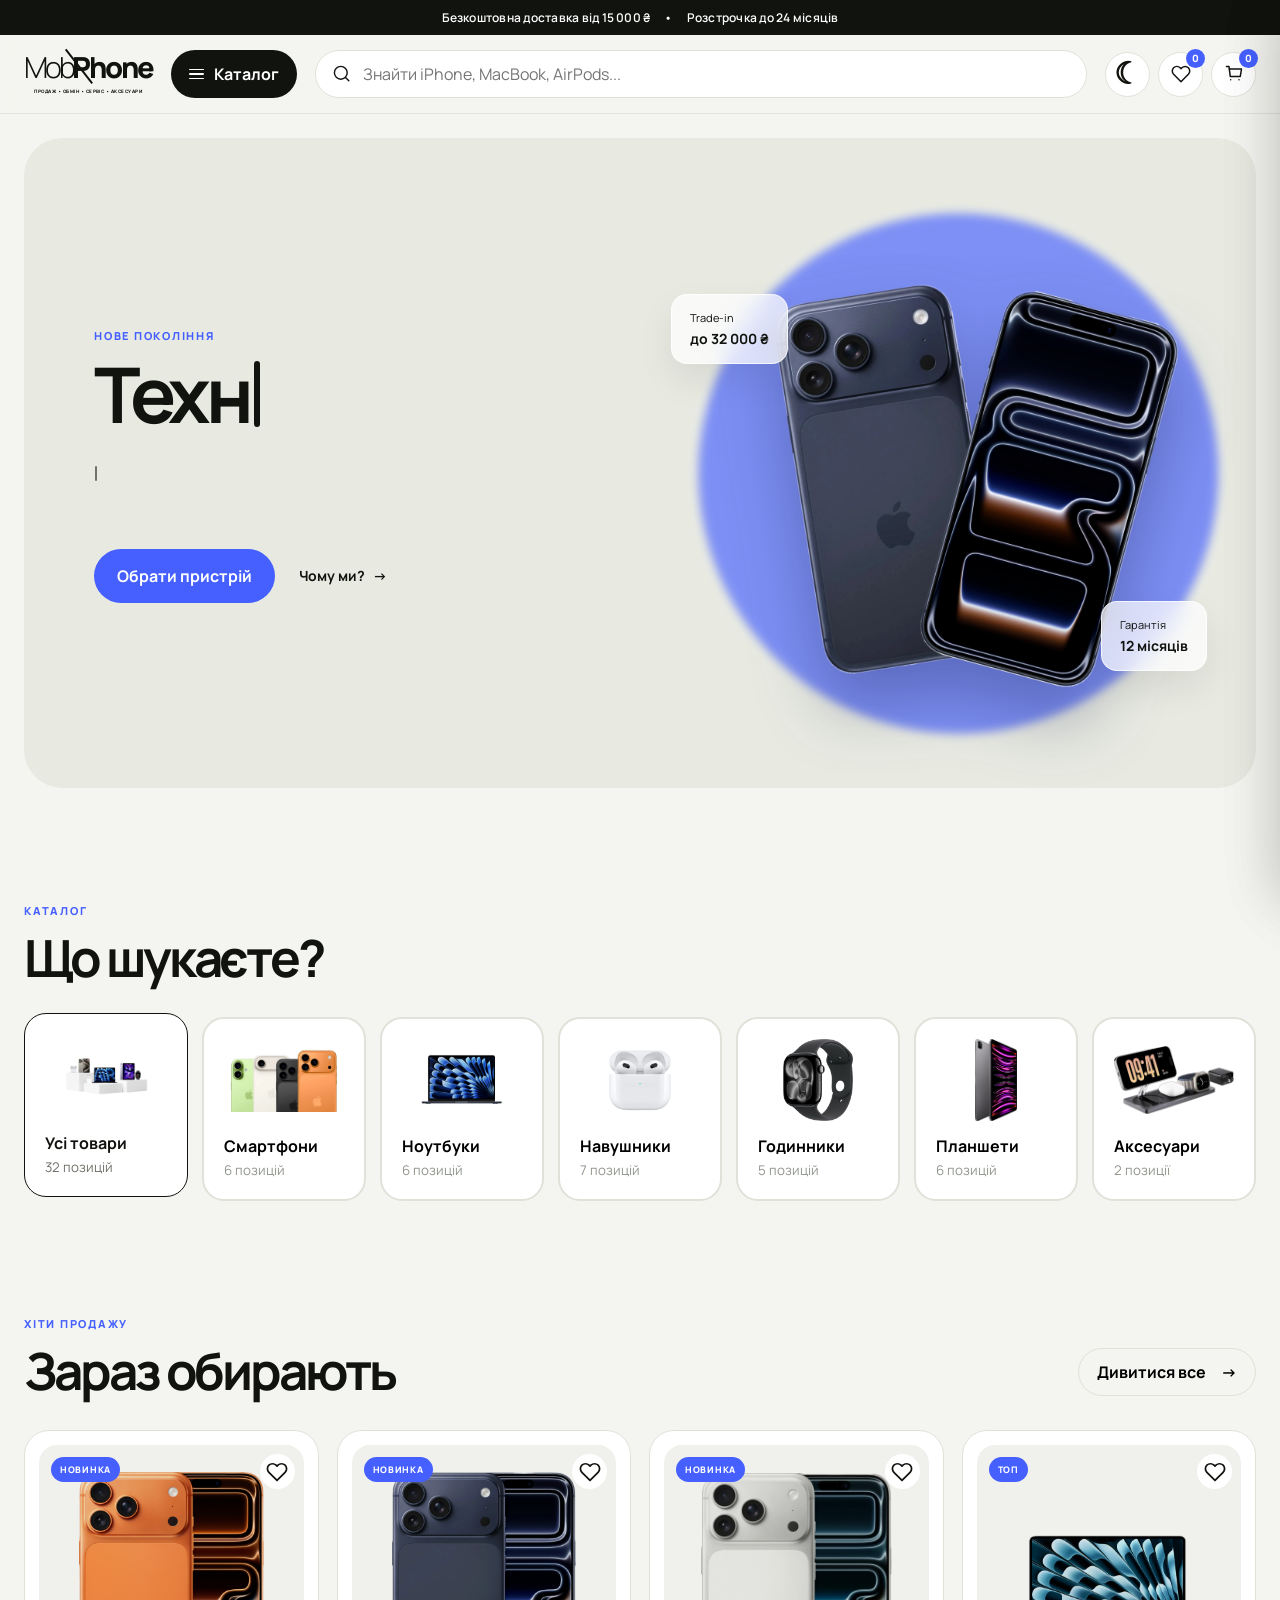
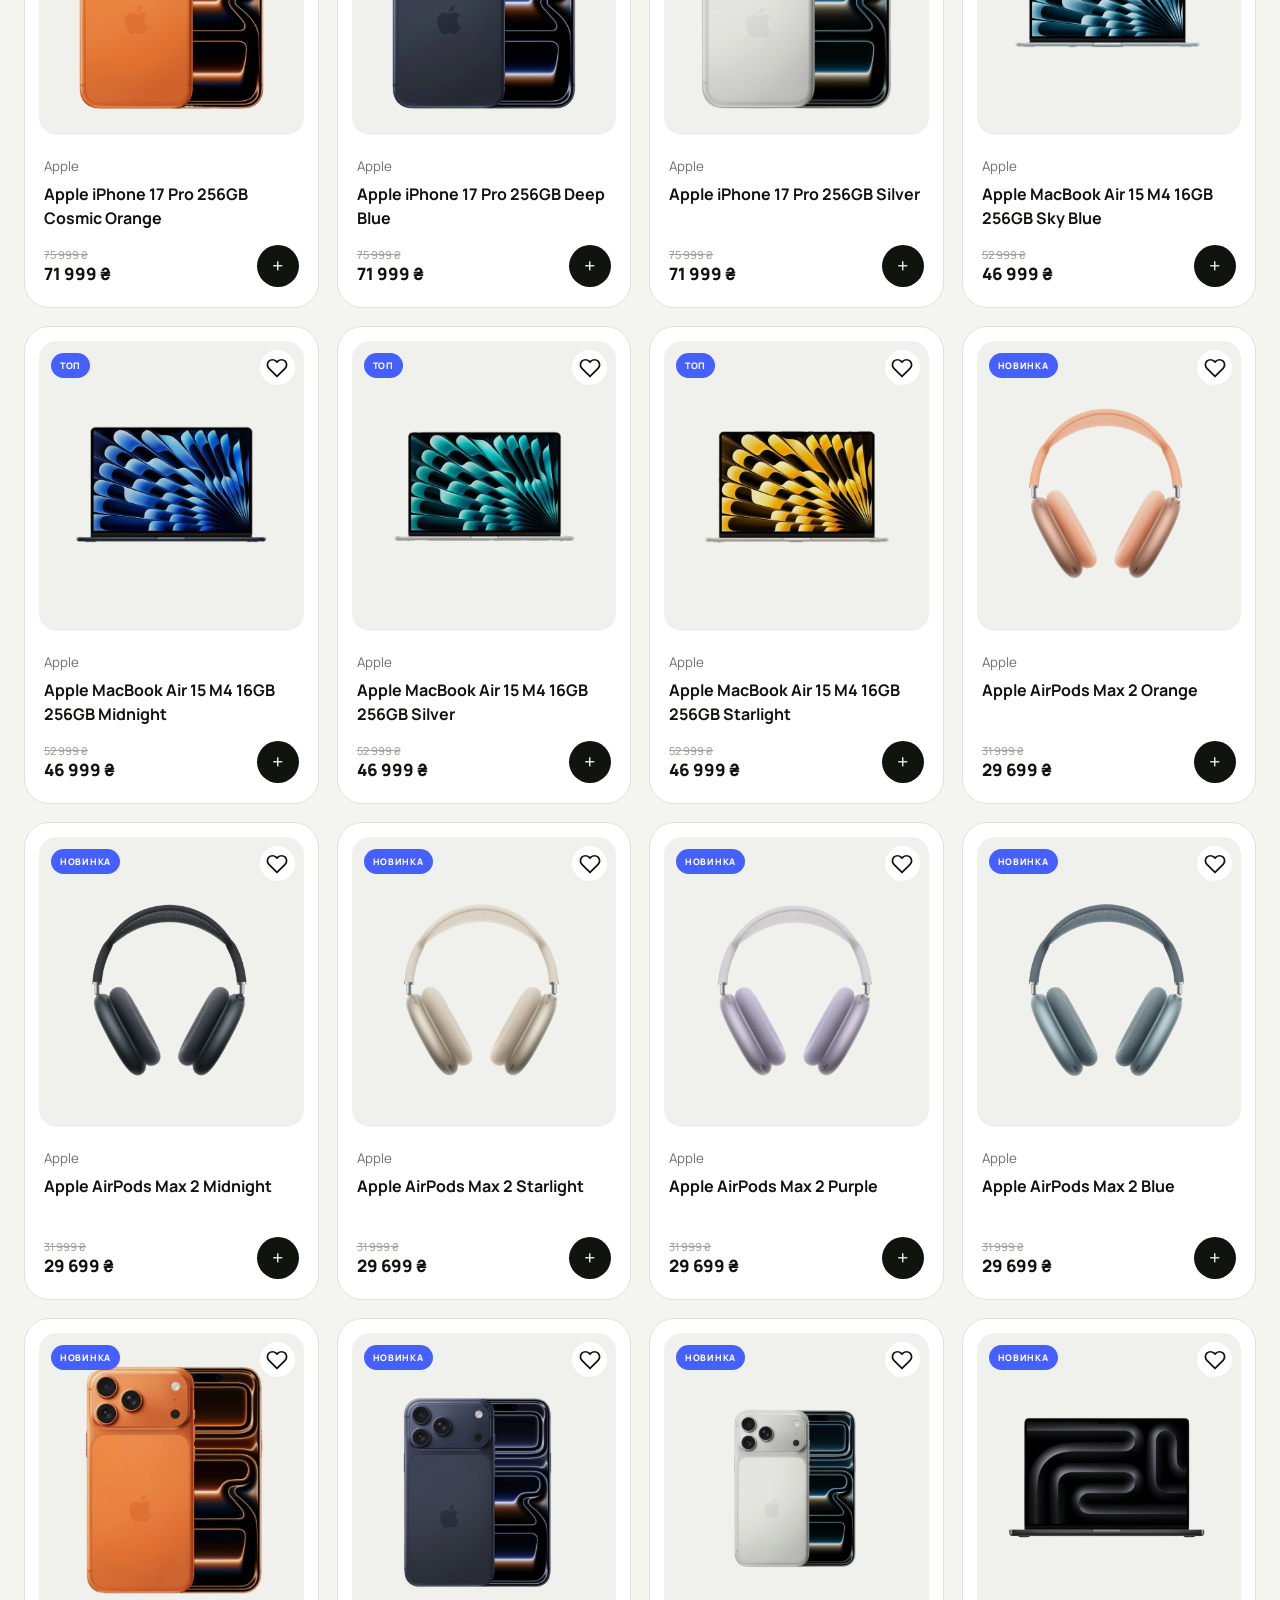
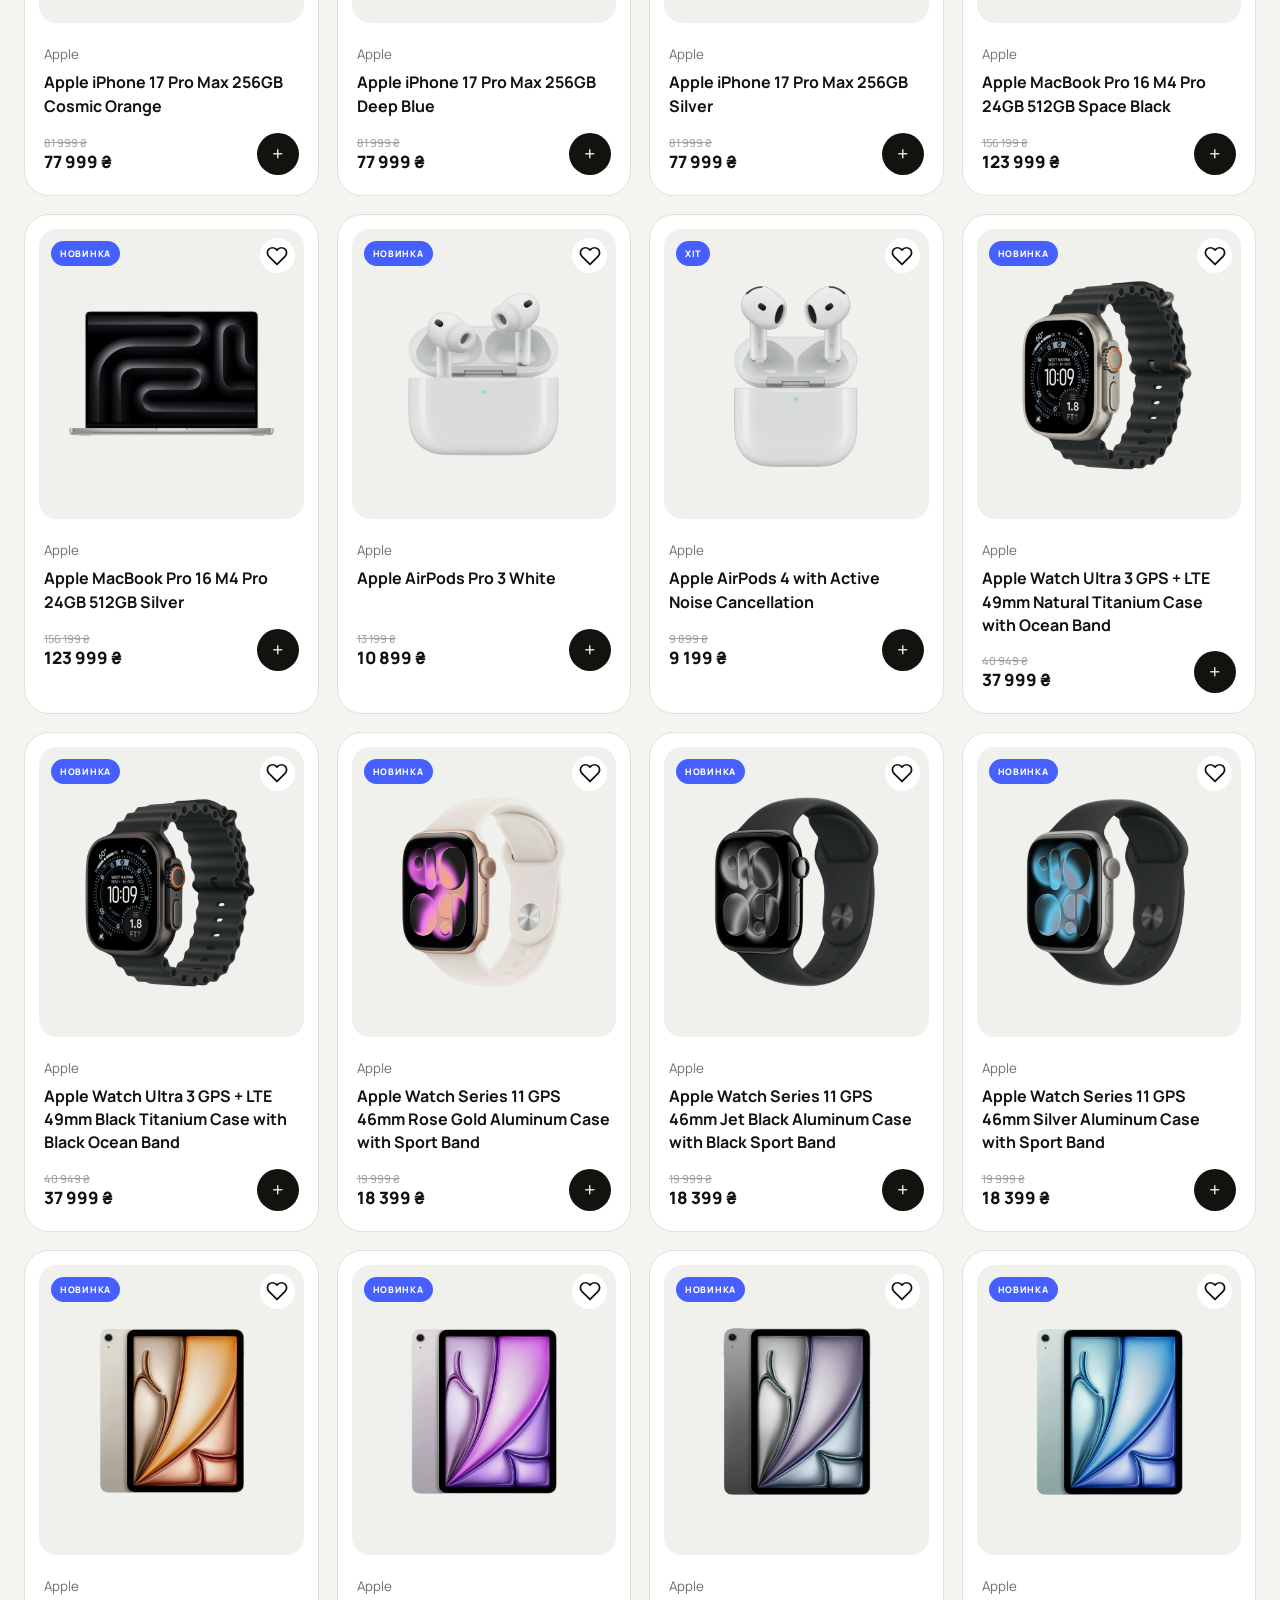
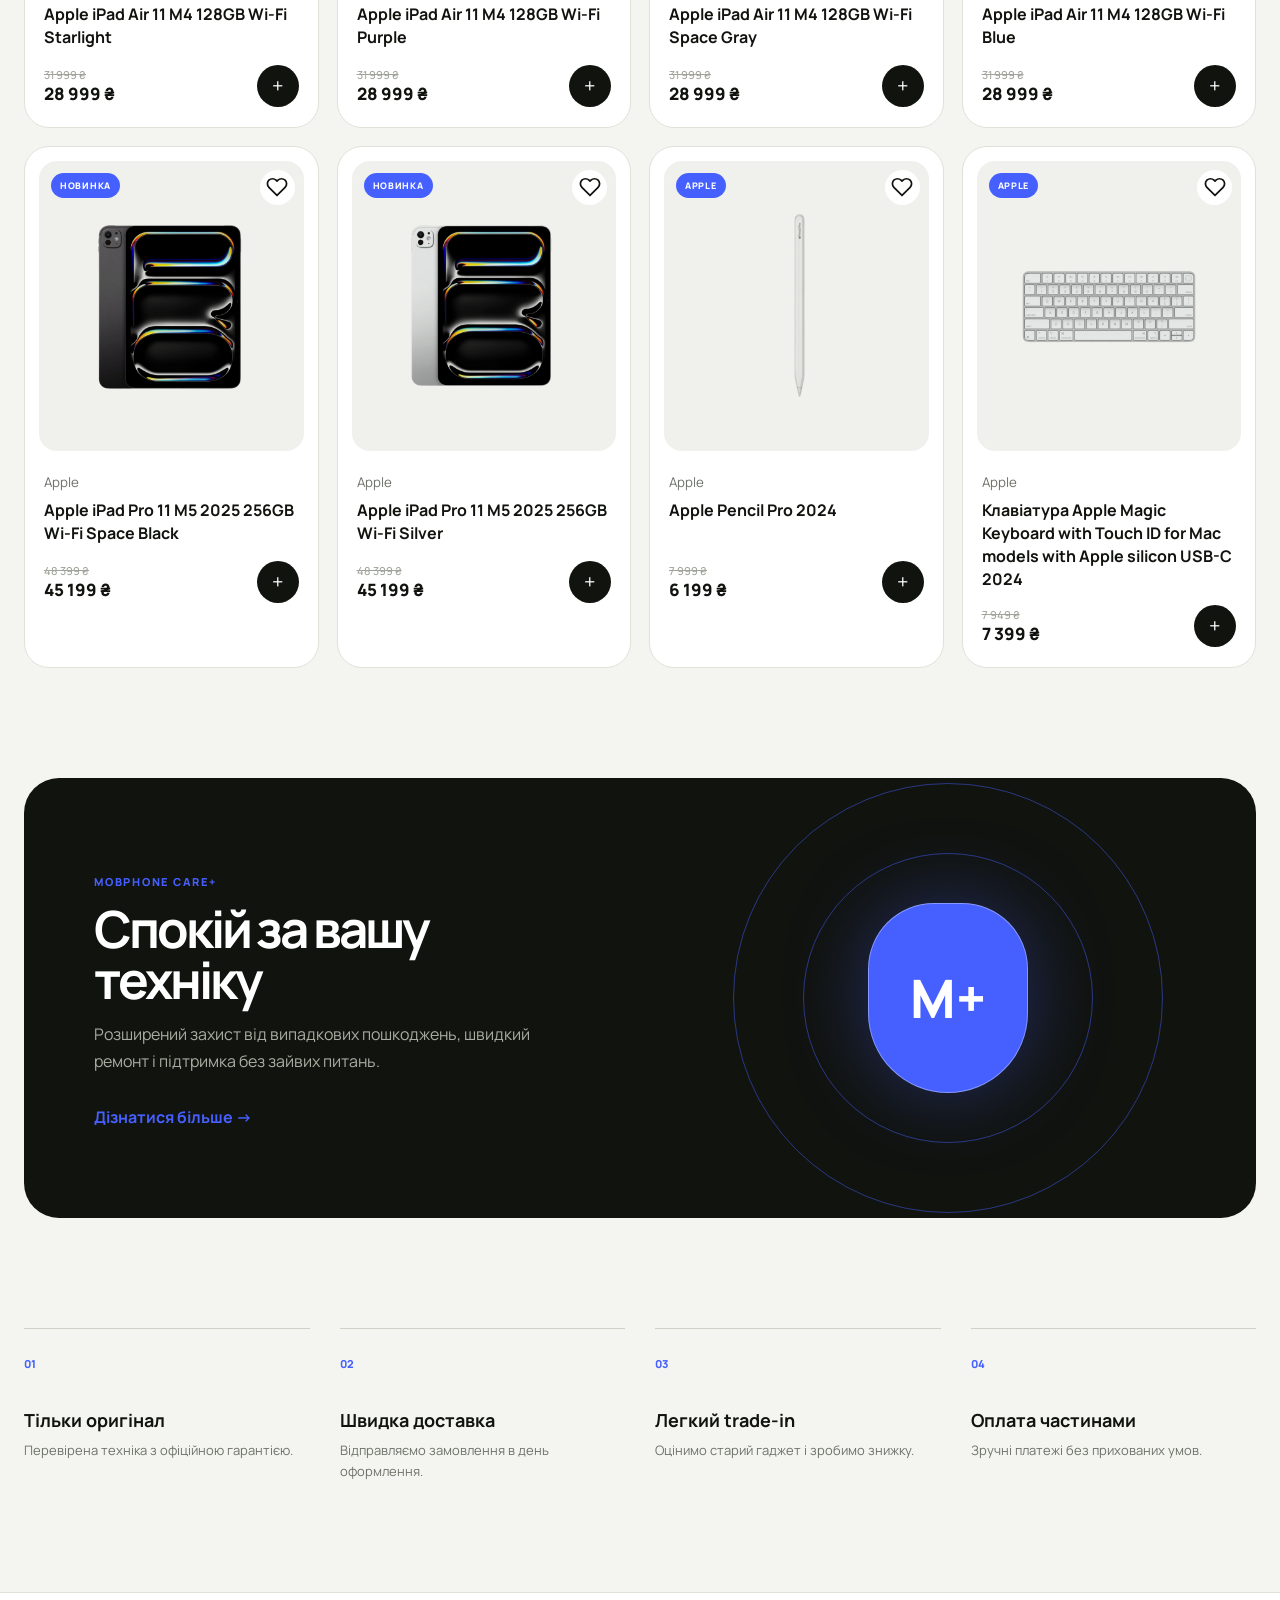
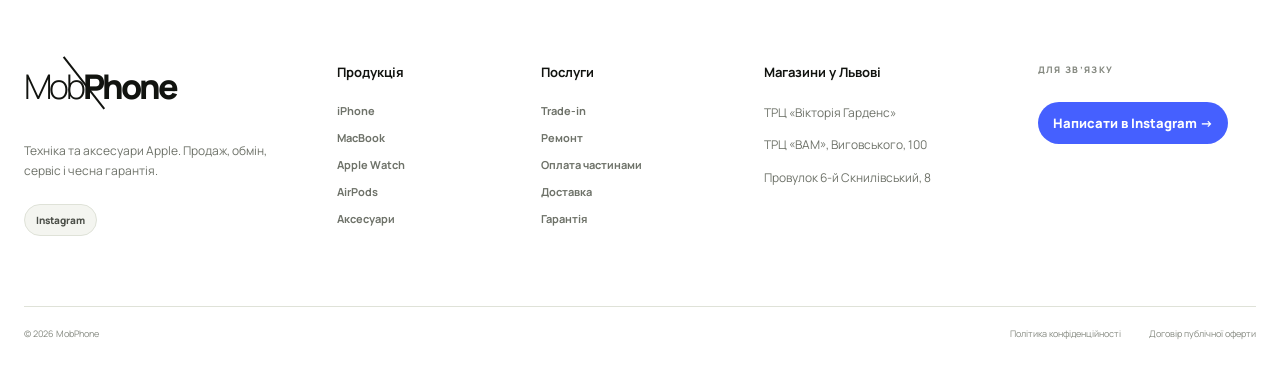
<file: index.html>
<!DOCTYPE html>
<html lang="uk">
<head>
  <meta charset="UTF-8">
  <meta name="viewport" content="width=device-width, initial-scale=1.0">
  <meta name="description" content="MobPhone — продаж, обмін, сервіс та аксесуари.">
  <title>MobPhone — техніка, сервіс та аксесуари</title>
  <link rel="preconnect" href="https://fonts.googleapis.com">
  <link rel="preconnect" href="https://fonts.gstatic.com" crossorigin>
  <link href="https://fonts.googleapis.com/css2?family=Manrope:wght@400;500;600;700;800&display=swap" rel="stylesheet">
  <link rel="stylesheet" href="styles.css?v=20">
</head>
<body>
  <div class="announcement">
    Безкоштовна доставка від 15 000 ₴
    <span>•</span>
    Розстрочка до 24 місяців
  </div>

  <header class="header">
    <a class="logo" href="#" aria-label="MobPhone">
      <span class="logo-word"><span>Mob</span><strong>Phone</strong></span>
      <small>Продаж • Обмін • Сервіс • Аксесуари</small>
    </a>

    <button class="catalog-button" id="catalogButton" type="button">
      <span class="menu-icon"><i></i><i></i><i></i></span>
      Каталог
    </button>

    <label class="search">
      <svg viewBox="0 0 24 24" aria-hidden="true"><path d="m21 21-4.35-4.35m2.35-5.65a8 8 0 1 1-16 0 8 8 0 0 1 16 0Z"/></svg>
      <input id="searchInput" type="search" placeholder="Знайти iPhone, MacBook, AirPods...">
    </label>

    <nav class="header-actions" aria-label="Дії користувача">
      <button class="icon-button theme-toggle" id="themeToggle" type="button" aria-label="Змінити тему" title="Змінити тему"><span aria-hidden="true"></span></button>
      <button class="icon-button favorite-button" id="favoritesButton" type="button" aria-label="Обране">
        <svg viewBox="0 0 24 24"><path d="M20.84 4.61a5.5 5.5 0 0 0-7.78 0L12 5.67l-1.06-1.06a5.5 5.5 0 0 0-7.78 7.78L12 21.23l8.84-8.84a5.5 5.5 0 0 0 0-7.78Z"/></svg>
        <span id="favoritesCount">0</span>
      </button>
      <button class="icon-button cart-button" id="cartButton" type="button" aria-label="Кошик">
        <svg viewBox="0 0 24 24"><path d="M6 6h15l-1.5 9h-12L6 3H3m5 16h.01M18 19h.01"/></svg>
        <span id="cartCount">0</span>
      </button>
    </nav>
  </header>

  <section class="mega-catalog" id="megaCatalog" aria-hidden="true">
    <aside class="mega-sidebar">
      <span class="mega-label">Каталог Apple</span>
      <button data-mega-category="all" class="active"><img src="images/categories/all-products.png" alt="Apple"> Усі товари <b>›</b></button>
      <button data-mega-category="phone"><img src="images/categories/iphone.png" alt="iPhone"> iPhone <b>›</b></button>
      <button data-mega-category="laptop"><img src="images/categories/macbook.png" alt="MacBook"> MacBook <b>›</b></button>
      <button data-mega-category="audio"><img src="images/categories/airpods.webp" alt="AirPods"> AirPods <b>›</b></button>
      <button data-mega-category="watch"><img src="images/categories/apple-watch.png" alt="Apple Watch"> Apple Watch <b>›</b></button>
      <button data-mega-category="tablet"><img src="images/categories/ipad.png" alt="iPad"> iPad <b>›</b></button>
      <button data-mega-category="accessory"><img src="images/categories/accessories.webp" alt="Аксесуари Apple"> Аксесуари Apple <b>›</b></button>
    </aside>
    <div class="mega-content">
      <div class="mega-head"><div><span>Тільки Apple</span><h2>Оберіть пристрій</h2></div><button id="closeCatalog" aria-label="Закрити каталог">×</button></div>
      <div class="mega-products" id="megaProducts"></div>
    </div>
  </section>
  <div class="catalog-overlay" id="catalogOverlay"></div>

  <main>
    <section class="hero" data-animate-section="hero">
      <div class="hero-copy">
        <span class="eyebrow">Нове покоління</span>
        <h1 class="typing-line" data-type-sequence data-type-speed="38"><span data-type-text="Техніка, яка ">Техніка, яка </span><em data-type-text="надихає">надихає</em><span data-type-text=" щодня"> щодня</span></h1>
        <p class="typing-line" data-type-sequence data-type-speed="22"><span data-type-text="Оригінальні гаджети, чесна гарантія та швидка доставка по Україні.">Оригінальні гаджети, чесна гарантія та швидка доставка по Україні.</span></p>
        <div class="hero-actions">
          <a class="primary-button" href="#products">Обрати пристрій</a>
          <a class="text-link" href="#benefits">Чому ми? <span>→</span></a>
        </div>
      </div>
      <div class="hero-visual">
        <div class="glow"></div>
        <img class="hero-iphone-image" src="images/hero-iphone.png" alt="iPhone Pro" onerror="this.src='https://images.unsplash.com/photo-1695048133142-1a20484d2569?auto=format&fit=crop&w=900&q=90'">
        <div class="floating-card card-one">Trade-in <strong>до 32 000 ₴</strong></div>
        <div class="floating-card card-two">Гарантія <strong>12 місяців</strong></div>
      </div>
    </section>

    <section class="categories section-shell">
      <div class="section-heading">
        <div>
          <span class="eyebrow">Каталог</span>
          <h2>Що шукаєте?</h2>
        </div>
      </div>
      <div class="category-grid" id="categoryGrid">
        <button class="category-card active" data-category="all"><img src="images/categories/all-products.png" alt="Техніка Apple"><strong>Усі товари</strong><small data-count-category="all">10 позицій</small></button>
        <button class="category-card" data-category="phone"><img src="images/categories/iphone.png" alt="iPhone"><strong>Смартфони</strong><small data-count-category="phone">2 позиції</small></button>
        <button class="category-card" data-category="laptop"><img src="images/categories/macbook.png" alt="MacBook"><strong>Ноутбуки</strong><small data-count-category="laptop">2 позиції</small></button>
        <button class="category-card" data-category="audio"><img src="images/categories/airpods.webp" alt="AirPods"><strong>Навушники</strong><small data-count-category="audio">2 позиції</small></button>
        <button class="category-card" data-category="watch"><img src="images/categories/apple-watch.png" alt="Apple Watch"><strong>Годинники</strong><small data-count-category="watch">2 позиції</small></button>
        <button class="category-card" data-category="tablet"><img src="images/categories/ipad.png" alt="iPad"><strong>Планшети</strong><small data-count-category="tablet">1 позиція</small></button>
        <button class="category-card" data-category="accessory"><img src="images/categories/accessories.webp" alt="Аксесуари Apple"><strong>Аксесуари</strong><small data-count-category="accessory">1 позиція</small></button>
      </div>
    </section>

    <section class="products section-shell" id="products">
      <div class="section-heading">
        <div>
          <span class="eyebrow">Хіти продажу</span>
          <h2>Зараз обирають</h2>
        </div>
        <button class="outline-button" id="showAllButton" type="button">Дивитися все <span>→</span></button>
      </div>
      <div class="product-grid" id="productGrid"></div>
      <p class="empty-state" id="emptyState">Нічого не знайдено. Спробуйте інший запит.</p>
    </section>

    <section class="promo section-shell" data-animate-section="promo">
      <div class="promo-copy">
        <span class="eyebrow light">MobPhone Care+</span>
        <h2 class="typing-line" data-type-sequence data-type-speed="34"><span data-type-text="Спокій за вашу техніку">Спокій за вашу техніку</span></h2>
        <p class="typing-line" data-type-sequence data-type-speed="20"><span data-type-text="Розширений захист від випадкових пошкоджень, швидкий ремонт і підтримка без зайвих питань.">Розширений захист від випадкових пошкоджень, швидкий ремонт і підтримка без зайвих питань.</span></p>
        <a href="#benefits">Дізнатися більше <span>→</span></a>
      </div>
      <div class="promo-orbit">
        <div class="orbit orbit-one"></div>
        <div class="orbit orbit-two"></div>
        <div class="shield">M+</div>
      </div>
    </section>

    <section class="benefits section-shell" id="benefits">
      <article><span>01</span><h3>Тільки оригінал</h3><p>Перевірена техніка з офіційною гарантією.</p></article>
      <article><span>02</span><h3>Швидка доставка</h3><p>Відправляємо замовлення в день оформлення.</p></article>
      <article><span>03</span><h3>Легкий trade-in</h3><p>Оцінимо старий гаджет і зробимо знижку.</p></article>
      <article><span>04</span><h3>Оплата частинами</h3><p>Зручні платежі без прихованих умов.</p></article>
    </section>
  </main>

  <aside class="cart-drawer favorites-drawer" id="favoritesDrawer" aria-hidden="true">
    <div class="cart-head">
      <div><span class="eyebrow">Збережені товари</span><h2>Обране</h2></div>
      <button class="close-button" id="closeFavorites" type="button" aria-label="Закрити">×</button>
    </div>
    <div class="cart-items" id="favoritesItems">
      <p class="cart-empty">В обраному поки порожньо.<br>Натисни сердечко біля товару.</p>
    </div>
  </aside>
  <aside class="cart-drawer" id="cartDrawer" aria-hidden="true">
    <div class="cart-head">
      <div>
        <span class="eyebrow">Ваше замовлення</span>
        <h2>Кошик</h2>
      </div>
      <button class="close-button" id="closeCart" type="button" aria-label="Закрити">×</button>
    </div>
    <div class="cart-items" id="cartItems">
      <p class="cart-empty">Кошик поки порожній.<br>Саме час це виправити.</p>
    </div>
    <div class="cart-footer">
      <div><span>Разом</span><strong id="cartTotal">0 ₴</strong></div>
      <button class="primary-button" type="button">Оформити замовлення</button>
    </div>
  </aside>
  <div class="overlay" id="overlay"></div>

  <footer class="site-footer">
    <div class="footer-brand">
      <a class="footer-logo" href="#"><span>Mob</span><strong>Phone</strong></a>
      <p>Техніка та аксесуари Apple. Продаж, обмін, сервіс і чесна гарантія.</p>
      <div class="footer-socials"><a href="https://instagram.com/mobiphone_store" target="_blank" rel="noopener">Instagram</a></div>
    </div>
    <div class="footer-column"><h3>Продукція</h3><a href="#products" data-footer-category="phone">iPhone</a><a href="#products" data-footer-category="laptop">MacBook</a><a href="#products" data-footer-category="watch">Apple Watch</a><a href="#products" data-footer-category="audio">AirPods</a><a href="#products" data-footer-category="accessory">Аксесуари</a></div>
    <div class="footer-column"><h3>Послуги</h3><a href="#benefits">Trade-in</a><a href="#benefits">Ремонт</a><a href="#benefits">Оплата частинами</a><a href="#benefits">Доставка</a><a href="#benefits">Гарантія</a></div>
    <div class="footer-column"><h3>Магазини у Львові</h3><p>ТРЦ «Вікторія Гарденс»</p><p>ТРЦ «ВАМ», Виговського, 100</p><p>Провулок 6-й Скнилівський, 8</p></div>
    <div class="footer-contact"><span>Для зв’язку</span><a class="instagram-button" href="https://instagram.com/mobiphone_store" target="_blank" rel="noopener">Написати в Instagram →</a></div>
    <div class="footer-bottom"><span>© 2026 MobPhone</span><span>Політика конфіденційності</span><span>Договір публічної оферти</span></div>
  </footer>

  <script src="script.js?v=10"></script>
</body>
</html>
</file>
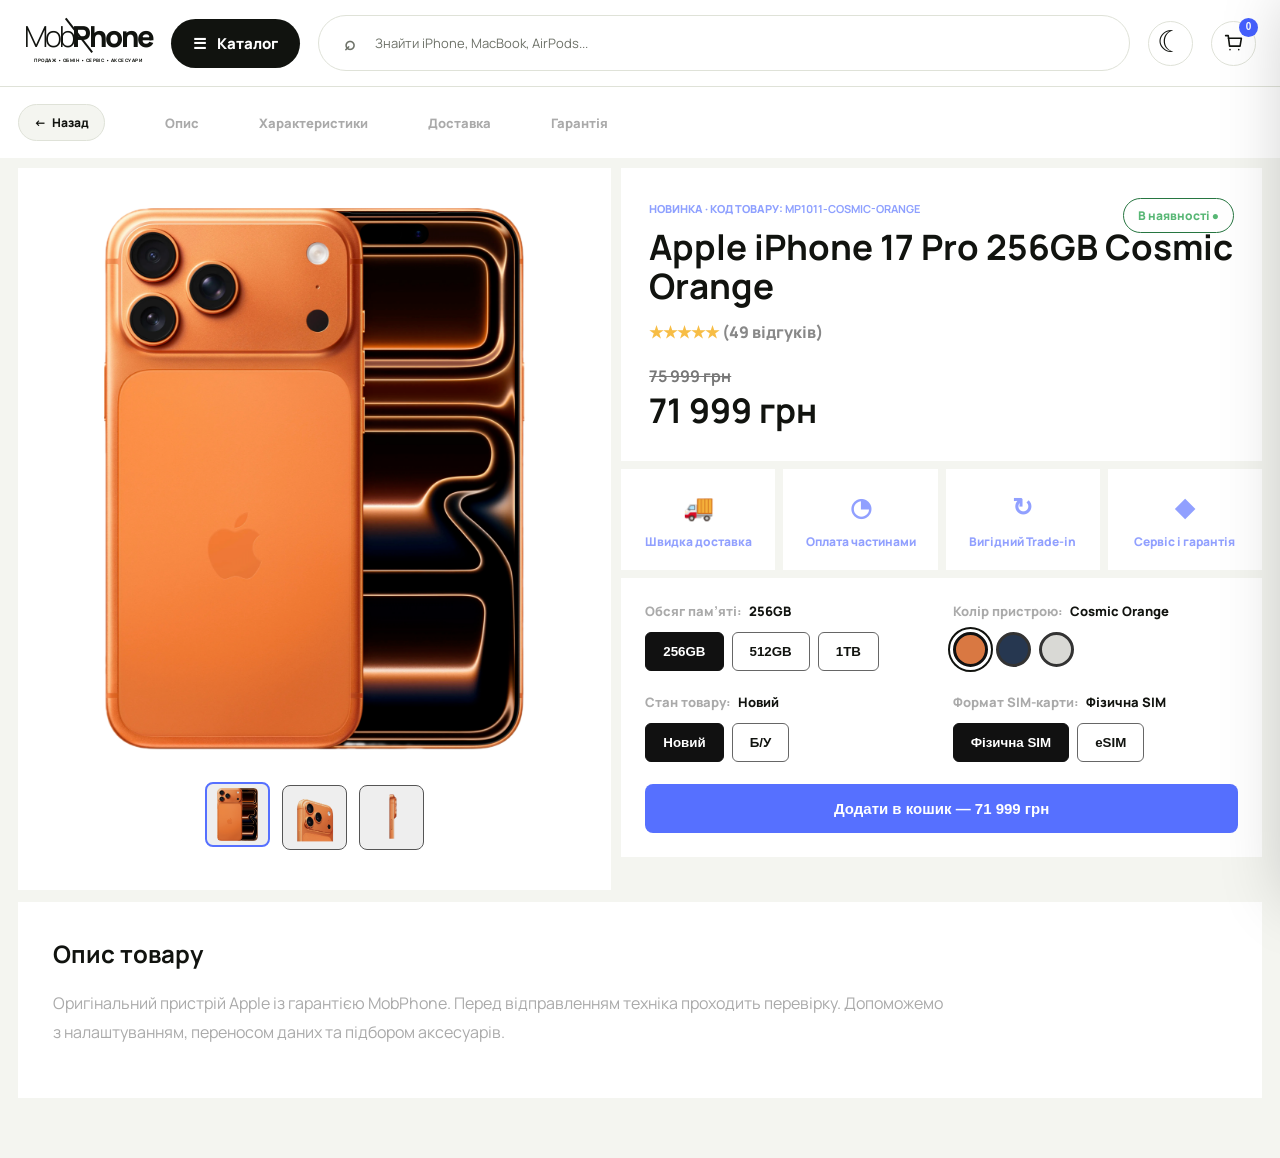
<file: product.html>
<!DOCTYPE html>
<html lang="uk"><head><meta charset="UTF-8"><meta name="viewport" content="width=device-width,initial-scale=1.0"><meta name="description" content="Опис товару MobPhone"><title>Товар — MobPhone</title><link rel="preconnect" href="https://fonts.googleapis.com"><link rel="preconnect" href="https://fonts.gstatic.com" crossorigin><link href="https://fonts.googleapis.com/css2?family=Manrope:wght@400;500;600;700;800&display=swap" rel="stylesheet"><link rel="stylesheet" href="product-styles.css?v=2"></head>
<body><header class="topbar">
<a class="product-logo" href="index.html" aria-label="MobPhone"><span class="product-logo-word"><span>Mob</span><strong>Phone</strong></span><small>Продаж • Обмін • Сервіс • Аксесуари</small></a>
<button class="catalog" id="productCatalogButton" type="button">☰ <span>Каталог</span></button>
<form class="search product-search" id="productSearch"><button class="product-search-button" type="submit" aria-label="Шукати">⌕</button><input id="productSearchInput" type="search" placeholder="Знайти iPhone, MacBook, AirPods..."></form>
<button class="product-theme header-round-button" id="productTheme" aria-label="Змінити тему"><span class="theme-moon" aria-hidden="true">☾</span></button><button class="product-cart header-round-button" id="productCart" type="button" aria-label="Відкрити кошик"><svg viewBox="0 0 24 24" aria-hidden="true"><path d="M6 6h15l-1.5 9h-12L6 3H3m5 16h.01M18 19h.01"/></svg><span id="productCartCount">0</span></button>
</header><section class="mega-catalog" id="productMegaCatalog" aria-hidden="true">
<aside class="mega-sidebar"><span class="mega-label">Каталог Apple</span>
<button data-product-category="all" class="active"><img src="images/categories/all-products.png" alt="Apple"> Усі товари <b>›</b></button>
<button data-product-category="phone"><img src="images/categories/iphone.png" alt="iPhone"> iPhone <b>›</b></button>
<button data-product-category="laptop"><img src="images/categories/macbook.png" alt="MacBook"> MacBook <b>›</b></button>
<button data-product-category="audio"><img src="images/categories/airpods.webp" alt="AirPods"> AirPods <b>›</b></button>
<button data-product-category="watch"><img src="images/categories/apple-watch.png" alt="Apple Watch"> Apple Watch <b>›</b></button>
<button data-product-category="tablet"><img src="images/categories/ipad.png" alt="iPad"> iPad <b>›</b></button>
<button data-product-category="accessory"><img src="images/categories/accessories.webp" alt="Аксесуари"> Аксесуари Apple <b>›</b></button></aside>
<div class="mega-content"><div class="mega-head"><div><span>Тільки Apple</span><h2>Оберіть пристрій</h2></div><button id="closeProductCatalog" type="button" aria-label="Закрити">×</button></div><div class="mega-products" id="productMegaProducts"></div></div></section><div class="catalog-overlay" id="productCatalogOverlay"></div><nav class="tabs"><a class="back" id="productBack" href="index.html" aria-label="Назад">← <span>Назад</span></a><a href="#description">Опис</a><a href="#specs">Характеристики</a><a href="#delivery">Доставка</a><a href="#warranty">Гарантія</a></nav><main id="productPage"></main><aside class="cart-drawer" id="productCartDrawer" aria-hidden="true"><div class="cart-head"><div><span class="eyebrow">Ваше замовлення</span><h2>Кошик</h2></div><button class="close-button" id="closeProductCart" type="button" aria-label="Закрити">×</button></div><div class="cart-items" id="productCartItems"><p class="cart-empty">Кошик поки порожній.<br>Саме час це виправити.</p></div><div class="cart-footer"><div><span>Разом</span><strong id="productCartTotal">0 грн</strong></div><button class="buy checkout-button" type="button">Оформити замовлення</button></div></aside><div class="overlay" id="productOverlay"></div><script src="product.js?v=5"></script></body></html>
</file>
<file: styles.css>
:root {
  --ink: #11130f;
  --muted: #6e7269;
  --paper: #f4f5f0;
  --white: #fff;
  --lime: #4560ff;
  --lime-dark: #2947f2;
  --line: #dfe2d8;
  --radius: 26px;
}

* { box-sizing: border-box; }
html { scroll-behavior: smooth; }
body {
  margin: 0;
  color: var(--ink);
  background: var(--paper);
  font-family: "Manrope", sans-serif;
}
button, input { font: inherit; }
button, a { -webkit-tap-highlight-color: transparent; }
a { color: inherit; text-decoration: none; }

.announcement {
  display: flex;
  justify-content: center;
  gap: 14px;
  padding: 9px 20px;
  color: white;
  background: var(--ink);
  font-size: 12px;
  font-weight: 600;
  letter-spacing: .02em;
}

.header {
  position: sticky;
  z-index: 20;
  top: 0;
  display: grid;
  grid-template-columns: auto auto minmax(260px, 1fr) auto;
  gap: 18px;
  align-items: center;
  padding: 15px max(24px, calc((100vw - 1400px) / 2));
  border-bottom: 1px solid rgba(17, 19, 15, .08);
  background: rgba(244, 245, 240, .88);
  backdrop-filter: blur(18px);
}

.logo { display: inline-flex; flex-direction: column; align-items: center; min-width: 126px; line-height: .9; }
.logo-word { position: relative; display: flex; align-items: baseline; font-size: 29px; letter-spacing: -.085em; }
.logo-word span { font-weight: 300; letter-spacing: -.11em; }
.logo-word strong { font-weight: 800; letter-spacing: -.075em; }
.logo-word::after { position: absolute; z-index: 2; width: 1.5px; height: 43px; top: -9px; left: 42%; background: var(--ink); content: ""; transform: rotate(-38deg); transform-origin: center; }
.logo small { margin-top: 9px; color: var(--ink); font-size: 4.6px; font-weight: 800; letter-spacing: .105em; white-space: nowrap; text-transform: uppercase; }
.catalog-button, .primary-button, .outline-button {
  display: inline-flex;
  align-items: center;
  justify-content: center;
  gap: 10px;
  border: 0;
  border-radius: 100px;
  cursor: pointer;
  font-weight: 700;
  transition: transform .2s, background .2s;
}
.catalog-button { padding: 13px 18px; color: white; background: var(--ink); }
.catalog-button:hover, .primary-button:hover { transform: translateY(-2px); }
.menu-icon { display: grid; gap: 3px; }
.menu-icon i { display: block; width: 15px; height: 1.5px; border-radius: 2px; background: currentColor; }
.search { display: flex; gap: 10px; align-items: center; padding: 11px 16px; border: 1px solid var(--line); border-radius: 100px; background: var(--white); }
.search svg, .icon-button svg { width: 20px; fill: none; stroke: currentColor; stroke-linecap: round; stroke-linejoin: round; stroke-width: 1.8; }
.search input { width: 100%; border: 0; outline: 0; background: transparent; }
.header-actions { display: flex; gap: 8px; }
.icon-button, .close-button {
  position: relative;
  display: grid;
  width: 45px;
  height: 45px;
  place-items: center;
  border: 1px solid var(--line);
  border-radius: 50%;
  background: var(--white);
  cursor: pointer;
}
.cart-button span { position: absolute; top: -4px; right: -3px; display: grid; width: 19px; height: 19px; place-items: center; border-radius: 50%; background: var(--lime); font-size: 10px; font-weight: 800; }

.section-shell, .hero { width: min(1400px, calc(100% - 48px)); margin-inline: auto; }
.hero {
  position: relative;
  display: grid;
  min-height: 650px;
  grid-template-columns: 1fr 1fr;
  align-items: center;
  overflow: hidden;
  margin-top: 24px;
  border-radius: 38px;
  background: #e8eae2;
}
.hero-copy { position: relative; z-index: 3; padding: 70px; }
.eyebrow { display: inline-block; margin-bottom: 14px; color: #4560ff; font-size: 11px; font-weight: 800; letter-spacing: .16em; text-transform: uppercase; }
.hero h1 { max-width: 660px; margin: 0; font-size: clamp(52px, 6vw, 92px); line-height: .97; letter-spacing: -.075em; }
.hero h1 em { color: var(--lime); font-style: normal; }
.hero p { max-width: 500px; margin: 26px 0 34px; color: var(--muted); font-size: 17px; line-height: 1.7; }
.hero-actions { display: flex; gap: 24px; align-items: center; }
.primary-button { padding: 16px 23px; color: white; background: var(--lime); }
.text-link { font-size: 14px; font-weight: 700; }
.text-link span, .outline-button span { margin-left: 5px; }
.hero-visual { position: relative; align-self: stretch; }
.glow { position: absolute; z-index: 1; width: 520px; height: 520px; top: 50%; left: 50%; border-radius: 50%; background: var(--lime); filter: blur(5px); transform: translate(-48%, -48%); opacity: .65; }
.phone { position: absolute; width: 235px; height: 480px; top: 50%; left: 50%; border: 8px solid #252724; border-radius: 42px; box-shadow: 0 40px 70px rgba(17, 19, 15, .24); transform: translate(-50%, -50%) rotate(8deg); }
.phone-back { z-index: 1; margin-left: -120px; background: #a8b3ff; transform: translate(-50%, -50%) rotate(-12deg); }
.phone-back::before { position: absolute; width: 95px; height: 95px; top: 12px; left: 12px; border-radius: 26px; background: #cbd1ff; content: ""; }
.phone-back span { position: absolute; z-index: 2; width: 35px; height: 35px; border: 5px solid #20231d; border-radius: 50%; background: #7182f3; }
.phone-back span:nth-child(1) { top: 28px; left: 27px; }
.phone-back span:nth-child(2) { top: 28px; left: 69px; }
.phone-back span:nth-child(3) { top: 69px; left: 27px; }
.phone-front { z-index: 2; overflow: hidden; margin-left: 80px; background: #171916; }
.dynamic-island { position: absolute; z-index: 3; width: 72px; height: 20px; top: 10px; left: 50%; border-radius: 20px; background: #090a09; transform: translateX(-50%); }
.phone-screen { display: flex; height: 100%; flex-direction: column; align-items: center; justify-content: center; border-radius: 32px; color: white; background: radial-gradient(circle at 50% 65%, #5d74ff, #283a9c 40%, #121522 70%); }
.phone-screen span { font-size: 40px; font-weight: 700; letter-spacing: -.06em; }
.phone-screen small { margin-top: 5px; color: rgba(255,255,255,.6); }
.floating-card { position: absolute; z-index: 4; padding: 15px 18px; border: 1px solid rgba(255,255,255,.7); border-radius: 16px; background: rgba(255,255,255,.72); box-shadow: 0 16px 35px rgba(17,19,15,.08); backdrop-filter: blur(12px); font-size: 11px; }
.floating-card strong { display: block; margin-top: 4px; font-size: 14px; }
.card-one { top: 24%; left: 5%; }
.card-two { right: 8%; bottom: 18%; }

.categories, .products, .benefits { padding-block: 110px 0; }
.section-heading { display: flex; align-items: end; justify-content: space-between; margin-bottom: 34px; }
.section-heading h2, .promo h2, .cart-head h2 { margin: 0; font-size: clamp(34px, 4vw, 58px); line-height: 1; letter-spacing: -.06em; }
.outline-button { padding: 12px 18px; border: 1px solid var(--line); background: transparent; }
.category-grid { display: grid; grid-template-columns: repeat(5, 1fr); gap: 14px; }
.category-card { display: flex; min-height: 155px; flex-direction: column; align-items: start; padding: 20px; border: 1px solid var(--line); border-radius: 22px; background: var(--white); cursor: pointer; text-align: left; transition: .25s; }
.category-card:hover, .category-card.active { border-color: var(--ink); background: var(--ink); color: white; transform: translateY(-4px); }
.category-card span { display: grid; width: 44px; height: 44px; margin-bottom: auto; place-items: center; border-radius: 50%; color: white; background: var(--lime); font-size: 19px; }
.category-card strong { margin-top: 18px; }
.category-card small { margin-top: 4px; color: #92978d; }

.product-grid { display: grid; grid-template-columns: repeat(4, 1fr); gap: 18px; }
.product-card { position: relative; cursor: pointer; padding: 14px; overflow: hidden; border: 1px solid var(--line); border-radius: 25px; background: var(--white); transition: transform .25s, box-shadow .25s; }
.product-card:hover { box-shadow: 0 24px 45px rgba(17,19,15,.08); transform: translateY(-6px); }
.product-image { display: grid; height: 290px; place-items: center; overflow: hidden; border-radius: 18px; background: #f0f1ed; }
.product-image img { width: 82%; height: 82%; object-fit: contain; mix-blend-mode: multiply; transition: transform .3s; }
.product-card:hover .product-image img { transform: scale(1.05); }
.badge { position: absolute; z-index: 2; top: 26px; left: 26px; padding: 6px 9px; border-radius: 100px; color: white; background: var(--lime); font-size: 9px; font-weight: 800; letter-spacing: .08em; text-transform: uppercase; }
.favorite { position: absolute; z-index: 2; top: 23px; right: 23px; display: grid; width: 35px; height: 35px; place-items: center; border: 0; border-radius: 50%; background: white; cursor: pointer; font-size: 17px; }
.favorite.active { color: #ff4664; }
.product-info { padding: 19px 5px 6px; }
.product-info small { color: var(--muted); }
.product-info h3 { min-height: 48px; margin: 7px 0 14px; font-size: 16px; line-height: 1.45; }
.product-bottom { display: flex; align-items: center; justify-content: space-between; gap: 10px; }
.price { font-size: 17px; font-weight: 800; }
.old-price { display: block; color: #a0a49a; font-size: 11px; font-weight: 500; text-decoration: line-through; }
.add-button { width: 42px; height: 42px; border: 0; border-radius: 50%; color: white; background: var(--ink); cursor: pointer; font-size: 20px; transition: .2s; }
.add-button:hover { color: white; background: var(--lime); transform: rotate(90deg); }
.empty-state { display: none; padding: 50px; color: var(--muted); text-align: center; }

.promo { position: relative; display: grid; min-height: 440px; grid-template-columns: 1fr 1fr; align-items: center; overflow: hidden; margin-top: 110px; border-radius: 35px; color: white; background: var(--ink); }
.promo-copy { position: relative; z-index: 2; padding: 70px; }
.eyebrow.light { color: var(--lime); }
.promo p { max-width: 530px; color: #a8ada2; line-height: 1.7; }
.promo a { display: inline-block; margin-top: 14px; color: var(--lime); font-weight: 700; }
.promo-orbit { position: relative; height: 100%; }
.orbit { position: absolute; top: 50%; left: 50%; border: 1px solid rgba(69,96,255,.48); border-radius: 50%; transform: translate(-50%,-50%); }
.orbit-one { width: 290px; height: 290px; }
.orbit-two { width: 430px; height: 430px; }
.shield { position: absolute; top: 50%; left: 50%; display: grid; width: 160px; height: 190px; place-items: center; border: 1px solid rgba(255,255,255,.35); border-radius: 70px 70px 85px 85px; color: white; background: var(--lime); box-shadow: 0 0 80px rgba(69,96,255,.35); font-size: 53px; font-weight: 800; transform: translate(-50%,-50%); }

.benefits { display: grid; grid-template-columns: repeat(4, 1fr); gap: 30px; padding-bottom: 110px; }
.benefits article { padding-top: 22px; border-top: 1px solid #cdd1c6; }
.benefits span { color: var(--lime); font-size: 11px; font-weight: 800; }
.benefits h3 { margin: 35px 0 8px; font-size: 18px; }
.benefits p { margin: 0; color: var(--muted); font-size: 13px; line-height: 1.6; }

.footer { display: flex; align-items: center; gap: 30px; padding: 35px max(24px, calc((100vw - 1400px) / 2)); border-top: 1px solid var(--line); background: white; }
.footer p { margin-right: auto; color: var(--muted); font-size: 13px; }
.footer > span { color: var(--muted); font-size: 12px; }

.overlay { position: fixed; z-index: 29; inset: 0; visibility: hidden; background: rgba(17,19,15,.38); opacity: 0; transition: .3s; }
.overlay.open { visibility: visible; opacity: 1; }
.cart-drawer { position: fixed; z-index: 30; top: 0; right: 0; display: flex; width: min(450px, 100%); height: 100%; flex-direction: column; padding: 28px; background: var(--paper); box-shadow: -20px 0 60px rgba(0,0,0,.14); transform: translateX(105%); transition: transform .35s; }
.cart-drawer.open { transform: translateX(0); }
.cart-head { display: flex; align-items: start; justify-content: space-between; padding-bottom: 20px; border-bottom: 1px solid var(--line); }
.cart-head h2 { font-size: 40px; }
.close-button { font-size: 25px; }
.cart-items { flex: 1; overflow-y: auto; padding: 20px 0; }
.cart-empty { margin-top: 70px; color: var(--muted); line-height: 1.8; text-align: center; }
.cart-item { display: grid; grid-template-columns: 75px 1fr auto; gap: 14px; align-items: center; margin-bottom: 12px; padding: 10px; border-radius: 16px; background: white; }
.cart-item img { width: 75px; height: 75px; object-fit: contain; border-radius: 11px; background: #f1f2ee; mix-blend-mode: multiply; }
.cart-item strong { display: block; margin-bottom: 5px; font-size: 12px; }
.cart-item span { font-size: 12px; font-weight: 800; }
.cart-item button { border: 0; color: var(--muted); background: transparent; cursor: pointer; font-size: 18px; }
.cart-footer { padding-top: 20px; border-top: 1px solid var(--line); }
.cart-footer div { display: flex; justify-content: space-between; margin-bottom: 18px; font-size: 14px; }
.cart-footer strong { font-size: 20px; }
.cart-footer .primary-button { width: 100%; }

@media (max-width: 1050px) {
  .header { grid-template-columns: auto 1fr auto; }
  .catalog-button { display: none; }
  .hero { min-height: 600px; grid-template-columns: 1fr; }
  .hero-copy { padding: 55px; }
  .hero-visual { position: absolute; inset: 0 0 0 45%; opacity: .32; }
  .category-grid { grid-template-columns: repeat(3, 1fr); }
  .product-grid { grid-template-columns: repeat(2, 1fr); }
}

@media (max-width: 680px) {
  .announcement span, .announcement span + * { display: none; }
  .header { grid-template-columns: auto auto; padding: 12px 16px; }
  .header .search { grid-column: 1 / -1; grid-row: 2; }
  .header-actions { margin-left: auto; }
  .header-actions .icon-button:first-child { display: none; }
  .section-shell, .hero { width: calc(100% - 24px); }
  .hero { min-height: 560px; margin-top: 12px; border-radius: 25px; }
  .hero-copy { padding: 30px 24px; }
  .hero h1 { font-size: 52px; }
  .hero p { font-size: 14px; }
  .hero-visual { inset: 30% -40% -20% 10%; opacity: .2; }
  .hero-actions { align-items: start; flex-direction: column; }
  .categories, .products, .benefits { padding-top: 75px; }
  .section-heading { align-items: start; gap: 20px; }
  .section-heading h2 { font-size: 38px; }
  .outline-button { display: none; }
  .category-grid { display: flex; overflow-x: auto; padding-bottom: 8px; }
  .category-card { min-width: 145px; }
  .product-grid { grid-template-columns: 1fr; }
  .product-image { height: 330px; }
  .promo { grid-template-columns: 1fr; min-height: 520px; margin-top: 75px; }
  .promo-copy { padding: 35px 25px; }
  .promo-orbit { position: absolute; inset: 45% 0 -20%; opacity: .5; }
  .benefits { grid-template-columns: 1fr 1fr; gap: 28px 18px; padding-bottom: 75px; }
  .benefits h3 { margin-top: 18px; }
  .footer { align-items: start; flex-direction: column; gap: 12px; padding: 30px 20px; }
}

.mega-catalog{position:fixed;z-index:40;top:112px;left:50%;display:grid;width:min(1400px,calc(100% - 48px));height:min(690px,calc(100vh - 135px));grid-template-columns:310px 1fr;overflow:hidden;border:1px solid #2d2d31;border-radius:0 0 28px 28px;color:#eee;background:#0e0e0f;box-shadow:0 35px 80px rgba(0,0,0,.55);transform:translate(-50%,-25px);visibility:hidden;opacity:0;transition:.25s}.mega-catalog.open{visibility:visible;opacity:1;transform:translate(-50%,0)}.catalog-overlay{position:fixed;z-index:35;inset:0;visibility:hidden;background:rgba(0,0,0,.72);opacity:0;transition:.25s}.catalog-overlay.open{visibility:visible;opacity:1}.mega-sidebar{padding:22px 14px;overflow:auto;border-right:1px solid #28282b;background:#151516}.mega-label{display:block;padding:5px 15px 18px;color:#667dff;font-size:10px;font-weight:800;letter-spacing:.18em;text-transform:uppercase}.mega-sidebar button{display:flex;width:100%;gap:13px;align-items:center;padding:13px 15px;border:0;border-radius:9px;color:#a9a9ad;background:transparent;cursor:pointer;font-size:14px;font-weight:800;text-align:left}.mega-sidebar button:hover,.mega-sidebar button.active{color:white;background:#27272a}.mega-sidebar button span{display:grid;width:25px;height:25px;place-items:center;color:#7890ff}.mega-sidebar button b{margin-left:auto;color:#666}.mega-content{padding:28px;overflow:auto;background:radial-gradient(circle at 80% 10%,rgba(69,96,255,.2),transparent 32%),#0e0e0f}.mega-head{display:flex;align-items:start;justify-content:space-between;margin-bottom:25px}.mega-head span{color:#7890ff;font-size:10px;font-weight:800;letter-spacing:.16em;text-transform:uppercase}.mega-head h2{margin:7px 0 0;font-size:35px;letter-spacing:-.05em}.mega-head button{width:42px;height:42px;border:1px solid #444;border-radius:50%;color:white;background:#222;cursor:pointer;font-size:23px}.mega-products{display:grid;grid-template-columns:repeat(3,1fr);gap:14px}.mega-product{position:relative;min-height:245px;padding:18px;overflow:hidden;border:1px solid #2f2f33;border-radius:18px;background:#19191b;cursor:pointer;transition:.2s}.mega-product:hover{border-color:#647bff;transform:translateY(-3px)}.mega-product img{display:block;width:100%;height:155px;object-fit:contain;mix-blend-mode:screen}.mega-product small{color:#778cff;font-weight:800}.mega-product strong{display:block;margin-top:7px;font-size:13px;line-height:1.4}.mega-product em{display:block;margin-top:8px;color:white;font-size:14px;font-style:normal;font-weight:800}@media(max-width:1050px){.mega-catalog{top:105px;grid-template-columns:240px 1fr}.mega-products{grid-template-columns:repeat(2,1fr)}}@media(max-width:680px){.mega-catalog{top:0;width:100%;height:100%;grid-template-columns:1fr;border-radius:0}.mega-sidebar{display:flex;gap:4px;overflow-x:auto;border-right:0;border-bottom:1px solid #28282b}.mega-label{display:none}.mega-sidebar button{min-width:max-content}.mega-sidebar button b{display:none}.mega-content{padding:18px}.mega-products{grid-template-columns:1fr 1fr}.mega-product{min-height:200px;padding:10px}.mega-product img{height:115px}.mega-product strong{font-size:11px}}
@media(max-width:1050px){.header{grid-template-columns:auto auto minmax(180px,1fr) auto}.catalog-button{display:inline-flex}}@media(max-width:680px){.header{grid-template-columns:auto 1fr auto}.catalog-button{display:inline-flex;padding:11px 14px}.header .search{grid-column:1/-1;grid-row:2}.header-actions{grid-column:3;grid-row:1}}

.hero-iphone-image{position:absolute;z-index:2;top:54%;left:calc(54% - 10px);width:min(88%,680px);height:88%;object-fit:contain;filter:drop-shadow(0 35px 32px rgba(18,24,70,.3));transform:translate(-50%,-50%);transition:transform .35s}.hero:hover .hero-iphone-image{transform:translate(-50%,-51%) scale(1.025)}@media(max-width:680px){.hero-iphone-image{width:88%;height:78%}}

.theme-toggle{font-size:19px;font-weight:800}.theme-toggle:hover{color:white;background:var(--lime)}body.dark{--ink:#f4f5f0;--muted:#a8aba3;--paper:#0c0c0d;--white:#181819;--line:#303033;color:var(--ink);background:var(--paper)}body.dark .announcement{color:white;background:#050505}body.dark .header{border-color:#29292c;background:rgba(12,12,13,.9)}body.dark .logo-word::after{background:white}body.dark .logo small{color:#aaa}body.dark .hero{background:#18191b}body.dark .hero p,body.dark .category-card small,body.dark .product-info small{color:#a7aaa4}body.dark .search input{color:white}body.dark .search input::placeholder{color:#888}body.dark .product-card,body.dark .category-card,body.dark .footer,body.dark .cart-item{background:#181819}body.dark .product-image{background:#222224}body.dark .product-image img,body.dark .cart-item img{mix-blend-mode:screen}body.dark .outline-button{color:white}body.dark .floating-card{color:#111}body.dark .benefits article{border-color:#343438}body.dark .cart-drawer{background:#111112}body.dark .close-button,body.dark .icon-button{color:white;background:#181819}body.dark .footer{border-color:#303033}@media(max-width:680px){.theme-toggle{display:grid!important}}

/* Category contrast in both themes */
.category-card{border:2px solid var(--line)}.category-card.active{border-color:#11130f;box-shadow:0 0 0 1px #11130f}.category-card:hover{border-color:#11130f}body.dark .category-card{color:#f4f5f0;border-color:#343438}body.dark .category-card.active{border-color:#fff;box-shadow:0 0 0 1px #fff}body.dark .category-card:hover{border-color:#fff}body.dark .category-card strong{color:#f4f5f0}

/* Active category keeps theme background */
body:not(.dark) .category-card.active{color:#11130f;background:#fff;border-color:#11130f;box-shadow:0 0 0 1px #11130f}body:not(.dark) .category-card.active strong{color:#11130f}body:not(.dark) .category-card.active small{color:#6e7269}body.dark .category-card.active{color:#f4f5f0;background:#181819;border-color:#fff;box-shadow:0 0 0 1px #fff}body.dark .category-card.active small{color:#a8aba3}

/* Only selected category gets a contrast outline */
body:not(.dark) .category-card:not(.active):hover{color:#11130f;background:#fff;border-color:var(--line);box-shadow:0 10px 24px rgba(17,19,15,.07)}body:not(.dark) .category-card:not(.active):hover strong{color:#11130f}body:not(.dark) .category-card:not(.active):hover small{color:#6e7269}body.dark .category-card:not(.active):hover{color:#f4f5f0;background:#181819;border-color:#343438;box-shadow:0 10px 24px rgba(0,0,0,.25)}body.dark .category-card:not(.active):hover strong{color:#f4f5f0}body.dark .category-card:not(.active):hover small{color:#a8aba3}

/* Thin outline for selected category */
body:not(.dark) .category-card.active{border:1px solid #11130f;box-shadow:none}body.dark .category-card.active{border:1px solid #fff;box-shadow:none}

/* Subtle outline on category hover */
body:not(.dark) .category-card:not(.active):hover{border:1px solid #11130f;box-shadow:inset 0 0 0 .35px #11130f,0 10px 24px rgba(17,19,15,.07)}body.dark .category-card:not(.active):hover{border:1px solid #fff;box-shadow:inset 0 0 0 .35px #fff,0 10px 24px rgba(0,0,0,.25)}

/* Category photos */
.category-card img{width:100%;height:82px;margin-bottom:auto;border-radius:12px;object-fit:contain;mix-blend-mode:multiply}.category-card strong{margin-top:14px}body.dark .category-card img{mix-blend-mode:screen}@media(max-width:680px){.category-card img{height:72px}}

/* Keep catalog button dark in both themes */
body.dark .catalog-button{color:#fff;background:#11130f;border:1px solid #3b3b3e}body.dark .catalog-button:hover{background:#202124}

/* Extended MobPhone footer */
.site-footer{display:grid;grid-template-columns:1.35fr .8fr .9fr 1.15fr 1.1fr;gap:45px;padding:70px max(24px,calc((100vw - 1400px)/2)) 25px;color:#fff;background:#0b0b0c}.footer-brand p,.footer-column p{color:#8e8f94;font-size:12px;line-height:1.7}.footer-logo{position:relative;display:inline-flex;margin-bottom:20px;font-size:34px;letter-spacing:-.09em}.footer-logo span{font-weight:300}.footer-logo strong{font-weight:800}.footer-logo:after{position:absolute;width:1.5px;height:48px;top:-8px;left:42%;background:white;content:"";transform:rotate(-38deg)}.footer-brand p{max-width:260px}.footer-socials{display:flex;gap:8px;flex-wrap:wrap;margin-top:22px}.footer-socials a{padding:8px 11px;border:1px solid #343438;border-radius:100px;color:#b7b8bc;font-size:10px;font-weight:800}.footer-column,.footer-contact{display:flex;flex-direction:column;align-items:start;gap:12px}.footer-column h3{margin:0 0 10px;font-size:13px}.footer-column a{color:#999a9f;font-size:11px;font-weight:700}.footer-column a:hover,.footer-contact a:hover{color:#7186ff}.footer-column p{margin:0}.footer-contact>span{color:#777981;font-size:9px;font-weight:800;letter-spacing:.15em;text-transform:uppercase}.footer-contact>a{color:white;font-size:13px;font-weight:800}.instagram-button{margin-top:14px;padding:12px 15px;border-radius:100px;background:#4560ff}.footer-contact .instagram-button:hover{color:white;background:#6076ff}.footer-bottom{display:flex;grid-column:1/-1;gap:28px;align-items:center;margin-top:25px;padding-top:20px;border-top:1px solid #29292d;color:#6f7075;font-size:9px}.footer-bottom span:first-child{margin-right:auto}body.dark .site-footer{background:#050506}@media(max-width:1050px){.site-footer{grid-template-columns:1.3fr 1fr 1fr}.footer-contact{grid-column:2/-1}}@media(max-width:680px){.site-footer{grid-template-columns:1fr 1fr;gap:32px 18px;padding:45px 20px 22px}.footer-brand,.footer-contact{grid-column:1/-1}.footer-bottom{align-items:start;flex-direction:column;gap:8px}.footer-bottom span:first-child{margin-right:0}.footer-logo{font-size:30px}}

/* Footer follows selected theme */
.site-footer{color:#11130f;background:#fff;border-top:1px solid #dfe2d8}.footer-logo:after{background:#11130f}.footer-brand p,.footer-column p{color:#6e7269}.footer-socials a{color:#4d5049;border-color:#dfe2d8;background:#f4f5f0}.footer-column h3{color:#11130f}.footer-column a{color:#6e7269}.footer-contact>span{color:#858980}.footer-contact>a{color:#11130f}.footer-contact .instagram-button{color:#fff;background:#4560ff}.footer-bottom{color:#858980;border-color:#dfe2d8}body.dark .site-footer{color:#f4f5f0;background:#101011;border-color:#303033}body.dark .footer-logo:after{background:#f4f5f0}body.dark .footer-brand p,body.dark .footer-column p{color:#999ca3}body.dark .footer-socials a{color:#b7b8bc;border-color:#343438;background:#181819}body.dark .footer-column h3{color:#f4f5f0}body.dark .footer-column a{color:#999ca3}body.dark .footer-contact>span{color:#777981}body.dark .footer-contact .instagram-button{color:#fff;background:#4560ff}body.dark .footer-bottom{color:#777981;border-color:#29292d}

/* Photos in mega catalog sidebar */
.mega-sidebar button img{width:30px;height:30px;flex:0 0 30px;border-radius:7px;object-fit:cover;mix-blend-mode:normal}.mega-sidebar button:hover img,.mega-sidebar button.active img{outline:1px solid #657cff}

.category-grid{grid-template-columns:repeat(7,1fr)}@media(max-width:1250px){.category-grid{grid-template-columns:repeat(4,1fr)}}@media(max-width:680px){.category-grid{display:flex}}

/* Uniform images in mega catalog */
.mega-sidebar button{min-height:58px}.mega-sidebar button img{width:42px;height:42px;flex:0 0 42px;padding:4px;border:1px solid #343438;border-radius:10px;background:#f5f5f5;object-fit:contain;mix-blend-mode:normal}.mega-sidebar button.active img,.mega-sidebar button:hover img{border-color:#657cff;outline:none;background:#fff}

/* Dark compact mega catalog thumbnails */
.mega-sidebar button{gap:8px}.mega-sidebar button img{width:42px;height:42px;flex-basis:42px;padding:2px;border-color:#343438;background:#080809;object-fit:contain}.mega-sidebar button.active img,.mega-sidebar button:hover img{border-color:#657cff;background:#080809}.mega-sidebar button[data-mega-category="all"] img{padding:0;transform:scale(1.12)}

/* Care block follows dark theme */
body.dark .promo{color:#f4f5f0;background:#111112;border:1px solid #303033}body.dark .promo h2{color:#f4f5f0}body.dark .promo p{color:#a8aba3}body.dark .promo .eyebrow{color:#7186ff}body.dark .promo a{color:#7186ff}body.dark .orbit{border-color:rgba(113,134,255,.55)}body.dark .shield{color:#fff;background:#4560ff;box-shadow:0 0 80px rgba(69,96,255,.4)}

/* Favorites */
.favorite-button span,.cart-button span{position:absolute;top:-4px;right:-3px;display:grid;width:19px;height:19px;place-items:center;border-radius:50%;background:#4560ff;color:#fff;font-size:10px;font-weight:800}.favorite.active{color:#ff4664}.favorite-item{cursor:pointer}.favorite-item:hover{outline:1px solid var(--line)}

/* Align footer logo slash with the Mob/Phone join */
.footer-logo::after{left:37%;top:-5px;height:43px;transform:rotate(-38deg);transform-origin:center}
@media(max-width:680px){.footer-logo::after{left:37%;top:-4px;height:40px}}

/* Footer logo slash matching the original MobPhone emblem */
.footer-logo::after{left:39%;top:-13px;width:1.5px;height:66px;transform:rotate(-38deg);transform-origin:center}
@media(max-width:680px){.footer-logo::after{left:39%;top:-12px;height:60px}}

.cart-item small{display:block;margin:-1px 0 5px;color:var(--muted);font-size:9px;line-height:1.45}

/* Round all desktop catalog corners */
.mega-catalog{border-radius:28px}
@media(max-width:680px){.mega-catalog{border-radius:0}}

/* Catalog follows selected theme */
body:not(.dark) .mega-catalog{color:#11130f;background:#fff;border-color:#dfe2d8;box-shadow:0 35px 80px rgba(17,19,15,.18)}
body:not(.dark) .mega-sidebar{background:#f4f5f0;border-color:#dfe2d8}
body:not(.dark) .mega-content{background:radial-gradient(circle at 82% 4%,rgba(69,96,255,.14),transparent 32%),#fff}
body:not(.dark) .mega-head h2,body:not(.dark) .mega-product strong,body:not(.dark) .mega-product em{color:#11130f}
body:not(.dark) .mega-head button{color:#11130f;background:#fff;border-color:#dfe2d8}
body:not(.dark) .mega-sidebar button{color:#6e7269}
body:not(.dark) .mega-sidebar button:hover,body:not(.dark) .mega-sidebar button.active{color:#11130f;background:#fff}
body:not(.dark) .mega-sidebar button img{background:#fff;border-color:#dfe2d8}
body:not(.dark) .mega-product{background:#fff;border-color:#dfe2d8;box-shadow:0 15px 35px rgba(17,19,15,.05)}
body:not(.dark) .mega-product img{mix-blend-mode:multiply}
body:not(.dark) .catalog-overlay{background:rgba(17,19,15,.32)}

/* Catalog full theme sync */
body:not(.dark) .catalog-overlay{background:rgba(17,19,15,.28)}
body:not(.dark) .mega-catalog{color:#11130f;background:#fff;border-color:#dfe2d8;box-shadow:0 35px 80px rgba(17,19,15,.18)}
body:not(.dark) .mega-sidebar{background:#f7f8f3;border-right-color:#dfe2d8}
body:not(.dark) .mega-label,body:not(.dark) .mega-head span,body:not(.dark) .mega-product small{color:#4560ff}
body:not(.dark) .mega-sidebar button{color:#6e7269}
body:not(.dark) .mega-sidebar button:hover,body:not(.dark) .mega-sidebar button.active{color:#11130f;background:#fff}
body:not(.dark) .mega-sidebar button b{color:#9da196}
body:not(.dark) .mega-sidebar button img{background:#fff;border-color:#dfe2d8;mix-blend-mode:multiply}
body:not(.dark) .mega-content{background:radial-gradient(circle at 80% 10%,rgba(69,96,255,.12),transparent 32%),#fff}
body:not(.dark) .mega-head h2,body:not(.dark) .mega-product strong,body:not(.dark) .mega-product em{color:#11130f}
body:not(.dark) .mega-head button{color:#11130f;background:#fff;border-color:#dfe2d8}
body:not(.dark) .mega-product{background:#fff;border-color:#dfe2d8;box-shadow:0 16px 35px rgba(17,19,15,.06)}
body:not(.dark) .mega-product img{mix-blend-mode:multiply}
body.dark .catalog-overlay{background:rgba(0,0,0,.72)}
body.dark .mega-catalog{color:#eee;background:#0e0e0f;border-color:#2d2d31;box-shadow:0 35px 80px rgba(0,0,0,.55)}
body.dark .mega-sidebar{background:#151516;border-right-color:#28282b}
body.dark .mega-label,body.dark .mega-head span,body.dark .mega-product small{color:#7890ff}
body.dark .mega-sidebar button{color:#a9a9ad}
body.dark .mega-sidebar button:hover,body.dark .mega-sidebar button.active{color:#fff;background:#27272a}
body.dark .mega-sidebar button b{color:#666}
body.dark .mega-sidebar button img{background:#080809;border-color:#343438;mix-blend-mode:normal}
body.dark .mega-content{background:radial-gradient(circle at 80% 10%,rgba(69,96,255,.2),transparent 32%),#0e0e0f}
body.dark .mega-head h2,body.dark .mega-product strong,body.dark .mega-product em{color:#fff}
body.dark .mega-head button{color:#fff;background:#222;border-color:#444}
body.dark .mega-product{background:#19191b;border-color:#2f2f33;box-shadow:none}
body.dark .mega-product img{mix-blend-mode:screen}


.typing-line.typing-active::after{content:"";display:inline-block;width:.08em;height:.86em;margin-left:.08em;background:currentColor;border-radius:99px;animation:typingCaret .75s steps(2,end) infinite;vertical-align:-.05em}
.typing-line.typing-done::after{content:"";display:inline-block;width:0;margin-left:0}
[data-animate-section="hero"].is-animated .glow{animation:heroGlowPulse 3.2s ease-in-out infinite,heroGlowVibe 5.4s ease-in-out infinite}
[data-animate-section="promo"].is-animated .shield{animation:shieldPulse 2.8s ease-in-out infinite,shieldVibe 4.6s ease-in-out infinite}
[data-animate-section="promo"].is-animated .orbit-one{animation:orbitPulseOne 3.6s ease-in-out infinite}
[data-animate-section="promo"].is-animated .orbit-two{animation:orbitPulseTwo 4.4s ease-in-out infinite}
@keyframes typingCaret{50%{opacity:0}}
@keyframes heroGlowPulse{0%,100%{opacity:.58;filter:blur(5px) saturate(1)}50%{opacity:.78;filter:blur(8px) saturate(1.18)}}
@keyframes heroGlowVibe{0%,100%{transform:translate(-48%,-48%) scale(1)}8%{transform:translate(calc(-48% + 3px),calc(-48% - 2px)) scale(1.015)}16%{transform:translate(calc(-48% - 2px),calc(-48% + 2px)) scale(.995)}24%{transform:translate(calc(-48% + 2px),calc(-48% + 1px)) scale(1.01)}32%{transform:translate(-48%,-48%) scale(1)}}
@keyframes shieldPulse{0%,100%{box-shadow:0 0 72px rgba(69,96,255,.32)}50%{box-shadow:0 0 120px rgba(69,96,255,.58)}}
@keyframes shieldVibe{0%,100%{transform:translate(-50%,-50%) scale(1)}10%{transform:translate(calc(-50% + 2px),calc(-50% - 2px)) scale(1.018)}20%{transform:translate(calc(-50% - 2px),calc(-50% + 1px)) scale(.995)}30%{transform:translate(calc(-50% + 1px),calc(-50% + 2px)) scale(1.01)}40%{transform:translate(-50%,-50%) scale(1)}}
@keyframes orbitPulseOne{0%,100%{transform:translate(-50%,-50%) scale(1);opacity:.72}50%{transform:translate(-50%,-50%) scale(1.07);opacity:1}}
@keyframes orbitPulseTwo{0%,100%{transform:translate(-50%,-50%) scale(1);opacity:.55}50%{transform:translate(-50%,-50%) scale(1.05);opacity:.9}}
@media (prefers-reduced-motion: reduce){.typing-line.typing-active::after,[data-animate-section="hero"].is-animated .glow,[data-animate-section="promo"].is-animated .shield,[data-animate-section="promo"].is-animated .orbit-one,[data-animate-section="promo"].is-animated .orbit-two{animation:none!important}}


[data-animate-section].is-burst .glow{animation:heroBurst .85s ease-out,heroGlowPulse 3.2s ease-in-out .85s infinite,heroGlowVibe 5.4s ease-in-out .85s infinite}
[data-animate-section].is-burst .shield{animation:shieldBurst .85s ease-out,shieldPulse 2.8s ease-in-out .85s infinite,shieldVibe 4.6s ease-in-out .85s infinite}
[data-animate-section].is-burst .orbit-one{animation:orbitBurstOne .85s ease-out,orbitPulseOne 3.6s ease-in-out .85s infinite}
[data-animate-section].is-burst .orbit-two{animation:orbitBurstTwo .85s ease-out,orbitPulseTwo 4.4s ease-in-out .85s infinite}
.typing-line{min-height:1em}
.hero p.typing-line,.promo p.typing-line{min-height:3.2em}
@keyframes heroBurst{0%{transform:translate(-48%,-48%) scale(.9);opacity:.35}55%{transform:translate(calc(-48% + 4px),calc(-48% - 3px)) scale(1.08);opacity:.84}100%{transform:translate(-48%,-48%) scale(1);opacity:.65}}
@keyframes shieldBurst{0%{transform:translate(-50%,-50%) scale(.92)}45%{transform:translate(calc(-50% + 4px),calc(-50% - 3px)) scale(1.08)}70%{transform:translate(calc(-50% - 2px),calc(-50% + 2px)) scale(.98)}100%{transform:translate(-50%,-50%) scale(1)}}
@keyframes orbitBurstOne{0%{transform:translate(-50%,-50%) scale(.82);opacity:.25}100%{transform:translate(-50%,-50%) scale(1);opacity:.72}}
@keyframes orbitBurstTwo{0%{transform:translate(-50%,-50%) scale(.78);opacity:.18}100%{transform:translate(-50%,-50%) scale(1);opacity:.55}}
@media (max-width: 680px){.hero{min-height:620px;align-items:start}.hero-copy{padding:34px 22px 28px}.hero h1{max-width:330px;font-size:clamp(42px,13vw,56px);line-height:1.03;letter-spacing:-.04em;overflow-wrap:break-word}.hero p{max-width:310px;margin:20px 0 26px;font-size:15px;line-height:1.55}.hero p.typing-line{min-height:4.7em}.primary-button{padding:15px 20px}.hero-actions{gap:16px}.glow{width:360px;height:360px;top:62%;left:57%;filter:blur(4px)}.hero-visual{inset:36% -28% -12% 4%;opacity:.26}.hero-iphone-image{width:96%;height:76%;top:54%;left:56%}.floating-card{display:none}.promo{min-height:590px;border-radius:26px}.promo-copy{padding:38px 24px}.promo h2{max-width:330px;font-size:clamp(38px,12vw,54px);line-height:1.02;letter-spacing:-.04em}.promo p{max-width:330px;font-size:15px;line-height:1.55}.promo p.typing-line{min-height:4.7em}.promo-orbit{inset:42% -22% -12%;opacity:.62}.orbit-one{width:220px;height:220px}.orbit-two{width:340px;height:340px}.shield{width:126px;height:150px;border-radius:52px 52px 66px 66px;font-size:43px}}
@media (max-width: 420px){.section-shell,.hero{width:calc(100% - 18px)}.hero{min-height:600px}.hero-copy{padding-inline:18px}.hero h1{font-size:43px}.hero p{font-size:14px}.promo{min-height:570px}.promo-copy{padding-inline:20px}.promo h2{font-size:40px}.promo-orbit{inset:46% -34% -14%}.shield{width:112px;height:136px;font-size:38px}}


/* Mobile polish after GitHub Pages check */
@media (max-width: 680px){
  body{overflow-x:hidden}
  .announcement{display:none}
  .header{position:sticky;top:0;grid-template-columns:minmax(0,1fr) auto;gap:10px 12px;padding:12px;background:rgba(244,245,240,.94)}
  .logo{grid-column:1;grid-row:1;align-items:flex-start;min-width:0;width:132px}
  .logo-word{font-size:28px;letter-spacing:-.075em}
  .logo-word::after{height:38px;top:-7px;left:42%}
  .logo small{margin-top:8px;font-size:4.1px;letter-spacing:.09em}
  .header-actions{grid-column:2;grid-row:1;display:flex;gap:7px;margin-left:0;justify-self:end}
  .icon-button{width:43px;height:43px;min-width:43px}
  .header-actions .theme-toggle{display:grid!important}
  .favorite-button span,.cart-button span{top:-5px;right:-5px}
  .catalog-button{grid-column:1/-1;grid-row:2;width:100%;height:48px;padding:0 18px;border-radius:18px;font-size:17px}
  .catalog-button .menu-icon i{width:18px;height:2px}
  .header .search{grid-column:1/-1;grid-row:3;padding:12px 15px;border-radius:18px}
  .search input{min-width:0;font-size:15px}
  .section-shell,.hero{width:calc(100% - 18px)}
  .hero{min-height:560px;margin-top:14px;border-radius:24px;align-items:start;background:#18191b}
  .hero-copy{padding:32px 20px 20px}
  .eyebrow{margin-bottom:16px;font-size:10px;letter-spacing:.18em}
  .hero h1{max-width:300px;font-size:clamp(38px,11.3vw,46px);line-height:1.08;letter-spacing:-.035em}
  .hero h1 em{display:inline;color:var(--lime)}
  .hero p{max-width:280px;margin:20px 0 24px;font-size:14px;line-height:1.58}
  .hero p.typing-line{min-height:4.4em}
  .hero-actions{display:grid;width:min(100%,280px);grid-template-columns:1fr;gap:14px;align-items:start}
  .primary-button{width:100%;min-height:54px;padding:15px 20px;font-size:18px}
  .text-link{font-size:16px}
  .hero-visual{position:absolute;inset:auto -36px -10px 34%;height:310px;opacity:.42;pointer-events:none}
  .glow{width:300px;height:300px;top:54%;left:48%;opacity:.7;filter:blur(4px)}
  .hero-iphone-image{width:118%;height:104%;top:54%;left:46%;object-fit:contain;filter:drop-shadow(0 24px 26px rgba(18,24,70,.28))}
  .floating-card{display:none}
  .categories,.products,.benefits{padding-top:62px}
  .promo{min-height:540px;margin-top:70px;border-radius:24px}
  .promo-copy{padding:36px 22px}
  .promo h2{max-width:300px;font-size:clamp(36px,11vw,46px);line-height:1.05;letter-spacing:-.035em}
  .promo p{max-width:295px;font-size:14px;line-height:1.58}
  .promo p.typing-line{min-height:4.4em}
  .promo-orbit{inset:44% -28% -10%;opacity:.58}
}
@media (max-width: 420px){
  .header{padding:10px 10px;gap:9px}
  .logo{width:124px}
  .logo-word{font-size:26px}
  .icon-button{width:40px;height:40px;min-width:40px}
  .header-actions{gap:6px}
  .catalog-button{height:46px;font-size:16px}
  .hero{min-height:540px}
  .hero-copy{padding:28px 18px 18px}
  .hero h1{max-width:285px;font-size:39px}
  .hero p{max-width:270px;font-size:13.5px}
  .primary-button{min-height:52px;font-size:17px}
  .hero-visual{inset:auto -44px -8px 31%;height:292px;opacity:.4}
  .promo{min-height:520px}
  .promo h2{font-size:38px}
}


/* Hard mobile override for iPhone Safari */
@media (max-width: 900px){
  html,body{width:100%!important;max-width:100%!important;overflow-x:hidden!important}
  .announcement{display:none!important}
  .header{position:sticky!important;top:0!important;display:grid!important;width:100%!important;max-width:100vw!important;grid-template-columns:minmax(0,1fr) auto!important;gap:10px!important;padding:12px!important;overflow:hidden!important;background:rgba(244,245,240,.96)!important}
  .logo{grid-column:1!important;grid-row:1!important;justify-self:start!important;align-items:flex-start!important;width:132px!important;min-width:0!important;max-width:132px!important}
  .logo-word{font-size:28px!important;letter-spacing:-.075em!important}
  .logo-word::after{height:38px!important;top:-7px!important}
  .logo small{font-size:4px!important;letter-spacing:.08em!important}
  .header-actions{grid-column:2!important;grid-row:1!important;display:flex!important;gap:6px!important;margin:0!important;justify-self:end!important;max-width:140px!important}
  .icon-button{width:39px!important;height:39px!important;min-width:39px!important}
  .icon-button svg{width:18px!important}
  .theme-toggle{display:grid!important;font-size:17px!important}
  .favorite-button span,.cart-button span{width:18px!important;height:18px!important;top:-5px!important;right:-5px!important;font-size:10px!important}
  .catalog-button{grid-column:1/-1!important;grid-row:2!important;display:inline-flex!important;width:100%!important;height:46px!important;padding:0 18px!important;border-radius:18px!important;font-size:17px!important}
  .header .search{grid-column:1/-1!important;grid-row:3!important;width:100%!important;min-width:0!important;padding:12px 15px!important;border-radius:18px!important}
  .search input{min-width:0!important;font-size:15px!important}
  .section-shell,.hero{width:calc(100% - 18px)!important;max-width:calc(100% - 18px)!important}
  .hero{min-height:540px!important;margin-top:14px!important;border-radius:24px!important;overflow:hidden!important}
  .hero-copy{padding:28px 18px 18px!important}
  .hero h1{max-width:285px!important;font-size:39px!important;line-height:1.08!important;letter-spacing:-.035em!important}
  .hero p{max-width:270px!important;margin:20px 0 24px!important;font-size:13.5px!important;line-height:1.58!important}
  .hero p.typing-line{min-height:4.4em!important}
  .hero-actions{display:grid!important;width:min(100%,280px)!important;grid-template-columns:1fr!important;gap:14px!important}
  .primary-button{width:100%!important;min-height:52px!important;font-size:17px!important}
  .hero-visual{position:absolute!important;inset:auto -44px -8px 31%!important;height:292px!important;opacity:.4!important;pointer-events:none!important}
  .glow{width:300px!important;height:300px!important;top:54%!important;left:48%!important}
  .hero-iphone-image{width:118%!important;height:104%!important;top:54%!important;left:46%!important}
}


/* Mobile header/search and theme correction */
@media (max-width: 900px){
  .header{grid-template-columns:minmax(0,1fr) auto!important;gap:10px 8px!important;overflow:hidden!important}
  .logo{grid-column:1!important;grid-row:1!important;width:132px!important;max-width:132px!important}
  .header-actions{grid-column:2!important;grid-row:1!important;max-width:138px!important;gap:6px!important}
  .catalog-button{grid-column:1!important;grid-row:2!important;width:auto!important;min-width:126px!important;height:48px!important;padding:0 14px!important;border-radius:18px!important;font-size:16px!important;white-space:nowrap!important}
  .header .search{grid-column:2!important;grid-row:2!important;width:100%!important;min-width:0!important;height:48px!important;padding:0 13px!important;border-radius:18px!important;gap:8px!important}
  .search svg{width:19px!important;min-width:19px!important}
  .search input{font-size:14px!important;text-overflow:ellipsis!important}
  .hero{background:#e8eae2!important;color:#11130f!important}
  .hero p{color:#6e7269!important}
  .text-link{color:#11130f!important}
  .hero-visual{opacity:.34!important}
  .glow{opacity:.68!important}
  body.dark .header{border-color:#29292c!important;background:rgba(12,12,13,.96)!important}
  body.dark .catalog-button{color:#fff!important;background:#11130f!important;border:1px solid #3b3b3e!important}
  body.dark .search,body.dark .icon-button{color:#f4f5f0!important;border-color:#303033!important;background:#181819!important}
  body.dark .search input{color:#f4f5f0!important}
  body.dark .search input::placeholder{color:#888!important}
  body.dark .hero{background:#18191b!important;color:#f4f5f0!important}
  body.dark .hero h1{color:#f4f5f0!important}
  body.dark .hero h1 em{color:var(--lime)!important}
  body.dark .hero p{color:#a8aba3!important}
  body.dark .text-link{color:#f4f5f0!important}
  body.dark .hero-visual{opacity:.42!important}
}
@media (max-width: 420px){
  .header{padding:10px!important;grid-template-columns:minmax(0,1fr) auto!important}
  .logo{width:120px!important;max-width:120px!important}
  .logo-word{font-size:25px!important}
  .logo small{font-size:3.8px!important}
  .icon-button{width:38px!important;height:38px!important;min-width:38px!important}
  .header-actions{max-width:132px!important;gap:5px!important}
  .catalog-button{min-width:118px!important;height:46px!important;font-size:15px!important;padding:0 12px!important}
  .header .search{height:46px!important;padding:0 11px!important}
  .search input{font-size:13.5px!important}
}


/* Add button contrast fix */
.add-button{display:grid;place-items:center;line-height:1;color:#fff;background:#11130f}
body.dark .add-button{color:#11130f!important;background:#f4f5f0!important;border:1px solid #303033!important}
body.dark .add-button:hover{color:#fff!important;background:#4560ff!important;border-color:#4560ff!important}


/* Mobile catalog icon and hero image clarity */
@media (max-width: 900px){
  .catalog-button{width:56px!important;min-width:56px!important;max-width:56px!important;padding:0!important;gap:0!important;font-size:0!important;border-radius:18px!important}
  .catalog-button .menu-icon{gap:4px!important}
  .catalog-button .menu-icon i{width:24px!important;height:3px!important}
  .header .search{grid-column:2!important;grid-row:2!important}
  .hero-visual{opacity:.82!important}
  body.dark .hero-visual{opacity:.9!important}
  .hero-iphone-image{opacity:1!important;filter:drop-shadow(0 24px 26px rgba(18,24,70,.28))!important}
}
@media (max-width: 420px){
  .catalog-button{width:52px!important;min-width:52px!important;max-width:52px!important;height:46px!important}
  .catalog-button .menu-icon i{width:22px!important;height:3px!important}
}


/* Smaller mobile hero CTA */
@media (max-width: 900px){
  .hero-actions{width:min(100%,230px)!important}
  .hero .primary-button{width:auto!important;min-height:46px!important;padding:12px 22px!important;font-size:15px!important;border-radius:999px!important}
}
@media (max-width: 420px){
  .hero-actions{width:min(100%,218px)!important}
  .hero .primary-button{min-height:44px!important;padding:11px 20px!important;font-size:14.5px!important}
}


/* Sharper mobile hero phone */
@media (max-width: 900px){
  .hero-visual{opacity:1!important}
  body.dark .hero-visual{opacity:1!important}
  .hero-iphone-image{opacity:1!important;filter:contrast(1.12) saturate(1.14) drop-shadow(0 24px 26px rgba(18,24,70,.32))!important}
}


/* Wider mobile search and sun theme icon */
@media (max-width: 900px){
  .header{grid-template-columns:56px minmax(0,1fr)!important;column-gap:12px!important}
  .logo{grid-column:1/-1!important;grid-row:1!important;width:132px!important;max-width:132px!important}
  .header-actions{grid-column:2!important;grid-row:1!important;justify-self:end!important;align-self:start!important;max-width:none!important}
  .theme-toggle{color:#ffbf24!important;font-size:20px!important}
  body.dark .theme-toggle{color:#ffbf24!important}
  .catalog-button{grid-column:1!important;grid-row:2!important;width:56px!important;min-width:56px!important;max-width:56px!important}
  .header .search{grid-column:2!important;grid-row:2!important;width:100%!important;max-width:none!important;justify-self:stretch!important}
  .search input{font-size:16px!important}
}
@media (max-width: 420px){
  .header{grid-template-columns:52px minmax(0,1fr)!important;column-gap:10px!important}
  .catalog-button{width:52px!important;min-width:52px!important;max-width:52px!important}
  .search input{font-size:15px!important}
}


/* More rectangular mobile Care block */
@media (max-width: 900px){
  .promo{border-radius:14px!important;min-height:500px!important;overflow:hidden!important}
  .promo-copy{padding:34px 22px 26px!important}
  .promo-orbit{inset:48% -20% -18%!important}
}
@media (max-width: 420px){
  .promo{border-radius:12px!important;min-height:490px!important}
  .promo-copy{padding:32px 20px 24px!important}
}


/* Theme icon parity on mobile and desktop */
.theme-toggle{color:var(--ink)}
body.dark .theme-toggle{color:#f4f5f0!important}
@media (max-width: 900px){
  .theme-toggle{color:var(--ink)!important;font-size:20px!important}
  body.dark .theme-toggle{color:#f4f5f0!important}
}


/* Header scrolls with page */
.header{position:relative!important;top:auto!important}
@media (max-width: 900px){.header{position:relative!important;top:auto!important}}


/* Mobile Care block matches desktop composition */
@media (max-width: 900px){
  .promo{display:grid!important;grid-template-columns:1.05fr .95fr!important;align-items:center!important;min-height:300px!important;margin-top:72px!important;border-radius:18px!important}
  .promo-copy{padding:34px 0 34px 24px!important}
  .promo .eyebrow{font-size:9px!important;margin-bottom:12px!important}
  .promo h2{max-width:230px!important;font-size:clamp(31px,8.2vw,42px)!important;line-height:1.06!important}
  .promo p{max-width:260px!important;margin:18px 0 16px!important;font-size:12.5px!important;line-height:1.55!important}
  .promo p.typing-line{min-height:3.8em!important}
  .promo a{font-size:14px!important;margin-top:4px!important}
  .promo-orbit{position:relative!important;inset:auto!important;height:100%!important;min-height:300px!important;opacity:1!important;overflow:visible!important}
  .orbit-one{width:200px!important;height:200px!important}
  .orbit-two{width:300px!important;height:300px!important}
  .shield{width:104px!important;height:126px!important;border-radius:42px 42px 58px 58px!important;font-size:36px!important}
}
@media (max-width: 420px){
  .promo{grid-template-columns:1.06fr .94fr!important;min-height:285px!important;border-radius:16px!important}
  .promo-copy{padding:30px 0 30px 20px!important}
  .promo h2{max-width:215px!important;font-size:31px!important}
  .promo p{max-width:230px!important;font-size:12px!important}
  .promo-orbit{min-height:285px!important}
  .orbit-one{width:178px!important;height:178px!important}
  .orbit-two{width:266px!important;height:266px!important}
  .shield{width:92px!important;height:112px!important;font-size:32px!important}
}


/* Real SVG theme icons */
.theme-toggle{font-size:0!important;color:var(--ink)!important}
.theme-toggle .theme-icon{width:22px!important;height:22px!important;fill:none!important;stroke:currentColor!important;stroke-width:1.9!important;stroke-linecap:round!important;stroke-linejoin:round!important}
body.dark .theme-toggle{color:#f4f5f0!important}
@media (max-width: 900px){
  .theme-toggle{font-size:0!important;color:var(--ink)!important}
  body.dark .theme-toggle{color:#f4f5f0!important}
  .theme-toggle .theme-icon{width:23px!important;height:23px!important}
}


/* Black action icons and matching product heart */
body:not(.dark) .icon-button{color:#11130f!important}
body:not(.dark) .favorite-button svg,body:not(.dark) .cart-button svg{stroke:#11130f!important}
.theme-toggle .theme-moon{display:block;font-size:30px!important;line-height:1;color:#11130f!important;transform:translateY(-1px)}
body.dark .theme-toggle .theme-icon{color:#f4f5f0!important;stroke:#f4f5f0!important}
.favorite{color:#11130f!important;background:#fff!important;border:0!important}
.favorite svg{width:22px!important;height:22px!important;fill:none!important;stroke:currentColor!important;stroke-width:1.9!important;stroke-linecap:round!important;stroke-linejoin:round!important}
.favorite.active{color:#4560ff!important}
body.dark .favorite{color:#11130f!important;background:#fff!important}
body.dark .favorite.active{color:#4560ff!important}
@media (max-width: 900px){
  .theme-toggle .theme-moon{font-size:31px!important}
  .favorite svg{width:23px!important;height:23px!important}
}


/* Mobile category centering */
@media (max-width: 680px){
  .category-grid{scroll-padding-inline:22px!important;padding-right:22px!important}
  .category-card{flex:0 0 158px!important;min-width:158px!important}
}


/* Filled favorite state */
.favorite.active svg{fill:#4560ff!important;stroke:#4560ff!important}
.favorite.active{color:#4560ff!important}


/* Mobile category no clipping */
@media (max-width: 680px){
  .category-grid{
    display:grid!important;
    grid-auto-flow:column!important;
    grid-auto-columns:calc((100vw - 58px)/2)!important;
    grid-template-columns:none!important;
    gap:14px!important;
    width:100vw!important;
    max-width:100vw!important;
    margin-inline:calc(50% - 50vw)!important;
    padding:0 22px 12px!important;
    overflow-x:auto!important;
    scroll-padding-inline:22px!important;
    scroll-snap-type:x proximity!important;
    -webkit-overflow-scrolling:touch!important;
  }
  .category-card{
    width:auto!important;
    min-width:0!important;
    flex:0 0 auto!important;
    scroll-snap-align:center!important;
  }
}


/* Compact mobile category carousel */
@media (max-width: 680px){
  .category-grid{
    display:grid!important;
    grid-auto-flow:column!important;
    grid-auto-columns:clamp(124px,34vw,142px)!important;
    grid-template-columns:none!important;
    gap:12px!important;
    width:100vw!important;
    max-width:100vw!important;
    margin-inline:calc(50% - 50vw)!important;
    padding:0 22px 12px!important;
    overflow-x:auto!important;
    scroll-padding-inline:22px!important;
    scroll-snap-type:x proximity!important;
  }
  .category-card{
    width:auto!important;
    min-width:0!important;
    min-height:142px!important;
    aspect-ratio:1/1!important;
    padding:15px!important;
    border-radius:18px!important;
    scroll-snap-align:center!important;
  }
  .category-card img{
    height:56px!important;
    margin-bottom:8px!important;
  }
  .category-card strong{
    margin-top:auto!important;
    font-size:17px!important;
    line-height:1.15!important;
  }
  .category-card small{
    font-size:13px!important;
  }
}


/* Keep selected mobile category inside frame */
@media (max-width: 680px){
  .category-card,
  .category-card:hover,
  .category-card.active{
    transform:none!important;
  }
  .category-grid{
    padding-top:4px!important;
  }
}
</file>
<file: product-styles.css>
:root{--bg:#0b0b0c;--panel:#181819;--panel2:#202021;--text:#f7f7f7;--muted:#999;--blue:#5670ff;--line:#303033}*{box-sizing:border-box}body{margin:0;color:var(--text);background:var(--bg);font-family:Manrope,sans-serif}.topbar{position:sticky;z-index:10;top:0;display:grid;grid-template-columns:auto auto 1fr auto;gap:16px;align-items:center;padding:14px max(18px,calc((100vw - 1450px)/2));background:#101011;border-bottom:1px solid var(--line)}a{text-decoration:none;color:inherit}.brand{font-size:27px;letter-spacing:-.08em}.brand span{font-weight:300}.brand strong{font-weight:800}.catalog,.back{padding:12px 20px;border:1px solid #555;border-radius:10px;font-size:13px;font-weight:800}.search{padding:13px 20px;border-radius:10px;color:#777;background:#1b1b1c;font-size:13px}.tabs{display:flex;gap:60px;padding:17px max(18px,calc((100vw - 1450px)/2));overflow:auto;background:#181819;color:#aaa;font-size:13px;font-weight:800}.product{display:grid;max-width:1450px;grid-template-columns:1fr 1.08fr;gap:10px;margin:10px auto 60px;padding:0 18px}.gallery,.summary,.benefit,.options,.description{background:var(--panel)}.gallery{display:flex;min-height:720px;flex-direction:column;align-items:center;justify-content:center;padding:40px}.gallery img{width:82%;max-height:590px;object-fit:contain;mix-blend-mode:screen}.thumbs{display:flex;gap:12px;margin-top:35px}.thumbs button{width:65px;height:65px;border:1px solid #555;border-radius:8px;color:#aaa;background:#222}.right{display:flex;flex-direction:column;gap:8px}.summary{position:relative;padding:28px}.tag{color:#8ea0ff;font-size:11px;font-weight:800;text-transform:uppercase}.summary h1{max-width:760px;margin:10px 0 15px;font-size:35px;line-height:1.12}.rating{color:#f7bd45;font-weight:800}.availability{position:absolute;top:30px;right:28px;padding:8px 14px;border:1px solid #277641;border-radius:30px;color:#58b775;font-size:12px;font-weight:800}.prices{margin-top:22px}.prices del{display:block;color:#777;font-size:16px;font-weight:700}.prices strong{font-size:34px}.benefits{display:grid;grid-template-columns:repeat(4,1fr);gap:8px}.benefit{padding:20px 12px;color:#91a0ff;font-size:12px;font-weight:800;text-align:center}.benefit span{display:block;margin-bottom:9px;font-size:25px}.options{display:grid;grid-template-columns:1fr 1fr;gap:22px;padding:24px}.option-title{display:block;margin-bottom:12px;color:#aaa;font-size:13px;font-weight:800}.choices{display:flex;gap:8px;flex-wrap:wrap}.choice{padding:11px 17px;border:1px solid #666;border-radius:6px;color:#aaa;background:transparent;font-weight:800;cursor:pointer}.choice.active{border-color:white;color:#111;background:white}.colors button{width:35px;height:35px;padding:0;border:3px solid #333;border-radius:50%}.colors button.active{outline:2px solid white}.buy{grid-column:1/-1;padding:16px;border:0;border-radius:8px;color:white;background:var(--blue);font-size:15px;font-weight:800;cursor:pointer}.description{grid-column:1/-1;padding:35px;margin-top:2px}.description h2{margin-top:0}.description p{max-width:900px;color:#aaa;line-height:1.8}@media(max-width:900px){.topbar{grid-template-columns:1fr auto}.catalog,.search{display:none}.tabs{gap:28px}.product{grid-template-columns:1fr}.gallery{min-height:400px;padding:20px}.gallery img{max-height:360px}.summary h1{font-size:28px}.availability{position:static;display:inline-block;margin-top:12px}.benefits{grid-template-columns:1fr 1fr}.options{grid-template-columns:1fr}.buy{grid-column:auto}.description{grid-column:auto}}.product-theme{width:43px;height:43px;border:1px solid #555;border-radius:50%;color:var(--text);background:var(--panel);cursor:pointer;font-size:18px}body.light{--bg:#f4f5f0;--panel:#fff;--panel2:#eee;--text:#11130f;--muted:#6e7269;--line:#dfe2d8}body.light .topbar{background:#fff}body.light .search,body.light .tabs{background:#fff}body.light .gallery img{mix-blend-mode:multiply}body.light .thumbs button{color:#555;background:#eee}body.light .choice.active{border-color:#111;color:white;background:#111}@media(max-width:900px){.product-theme{margin-left:auto}}
/* Shared MobPhone header */
.topbar{grid-template-columns:auto auto minmax(240px,1fr) auto auto;gap:18px;padding:15px max(24px,calc((100vw - 1400px)/2));background:var(--panel);border-bottom:1px solid var(--line)}
.product-logo{display:inline-flex;min-width:126px;flex-direction:column;align-items:center;line-height:.9}.product-logo-word{position:relative;display:flex;align-items:baseline;font-size:29px;letter-spacing:-.085em}.product-logo-word span{font-weight:300;letter-spacing:-.11em}.product-logo-word strong{font-weight:800;letter-spacing:-.075em}.product-logo-word:after{position:absolute;z-index:2;width:1.5px;height:43px;top:-9px;left:42%;background:var(--text);content:"";transform:rotate(-38deg)}.product-logo small{margin-top:9px;color:var(--text);font-size:4.6px;font-weight:800;letter-spacing:.105em;white-space:nowrap;text-transform:uppercase}
.catalog{display:inline-flex;gap:11px;align-items:center;justify-content:center;padding:14px 22px;border:0;border-radius:100px;color:white;background:#11130f;font-size:15px;font-weight:800}.search{display:flex;gap:12px;align-items:center;padding:13px 19px;border:1px solid var(--line);border-radius:100px;color:var(--muted);background:var(--bg);font-size:13px}.search span{color:var(--text);font-size:25px}.back{display:inline-flex;gap:6px;align-items:center;justify-content:center;padding:12px 17px;border:1px solid var(--line);border-radius:100px;font-size:12px;font-weight:800}.product-theme{border-color:var(--line);background:var(--bg)}body.light .catalog{color:white;background:#11130f}body.light .search,body.light .product-theme{background:white}
@media(max-width:900px){.topbar{grid-template-columns:auto auto 1fr auto}.search{grid-column:1/-1;grid-row:2}.back span{display:none}.back{width:43px;height:43px;padding:0}.catalog{display:inline-flex}.product-logo{min-width:108px}.product-logo-word{font-size:25px}.product-logo small{font-size:3.8px}.tabs{margin-top:0}}
@media(max-width:600px){.topbar{gap:9px;padding:12px}.catalog{padding:12px 14px}.catalog span{display:none}.product-logo-word{font-size:23px}.product-logo small{display:none}.search{font-size:11px}}

.topbar{grid-template-columns:auto auto auto minmax(180px,1fr) auto}.back{order:initial;white-space:nowrap;color:var(--text);background:var(--bg)}@media(max-width:900px){.topbar{grid-template-columns:auto auto auto 1fr}.product-theme{grid-column:4;grid-row:1}.search{grid-column:1/-1;grid-row:2}}@media(max-width:600px){.back span{display:none}.back{width:43px;height:43px;padding:0}}

.topbar{grid-template-columns:auto auto minmax(240px,1fr) auto}.back-row{padding:14px max(24px,calc((100vw - 1400px)/2));background:var(--bg)}.back-row .back{display:inline-flex;width:auto;height:auto;padding:10px 17px;background:var(--panel)}@media(max-width:900px){.topbar{grid-template-columns:auto auto 1fr auto}.product-theme{grid-column:auto;grid-row:auto}.search{grid-column:1/-1;grid-row:2}.back-row{padding:10px 14px}.back-row .back span{display:inline}}@media(max-width:600px){.back-row .back{width:auto;height:auto;padding:9px 14px}.back-row .back span{display:inline}}

.tabs{align-items:center}.tabs .back{display:inline-flex;width:auto;height:auto;flex-shrink:0;padding:9px 15px;border-color:var(--line);color:var(--text);background:var(--bg);font-size:12px}.back-row{display:none}@media(max-width:600px){.tabs{gap:16px}.tabs .back{padding:8px 12px}.tabs .back span{display:none}}

/* Working product color switcher */
#mainProductImage{transition:opacity .2s,filter .3s}.option-title b{color:var(--text);font-weight:800}.colors button{transition:transform .2s,outline-color .2s}.colors button:hover{transform:scale(1.12)}.colors button.active{outline:2px solid var(--text);outline-offset:3px}

/* Product photo thumbnails */
.thumbs button{overflow:hidden;padding:4px;cursor:pointer;transition:border-color .2s,transform .2s}.thumbs button img{width:100%;height:100%;object-fit:contain;mix-blend-mode:normal}.thumbs button.active{border:2px solid var(--blue);transform:translateY(-3px)}body.light .thumbs button img{mix-blend-mode:multiply}

/* Interactive product configuration */
.option-title b{margin-left:4px}.choice:active{transform:scale(.96)}.buy:disabled{opacity:.7}

.product-cart{position:relative;display:grid;width:46px;height:46px;place-items:center;border:1px solid var(--line);border-radius:50%;color:var(--ink);background:var(--white);font-size:18px}.product-cart span{position:absolute;top:-5px;right:-4px;display:grid;min-width:19px;height:19px;padding:0 4px;place-items:center;border-radius:20px;color:#fff;background:#4560ff;font-size:10px;font-weight:800}body:not(.light) .product-cart{color:#fff;background:#181819}

/* Header layout with shared cart shortcut */
.topbar{grid-template-columns:auto auto minmax(240px,1fr) auto auto}
.product-cart{color:var(--text);background:var(--panel)}
body.light .product-cart{background:#fff}
@media(max-width:900px){.topbar{grid-template-columns:auto auto 1fr auto auto}.search{grid-column:1/-1;grid-row:2}}
@media(max-width:600px){.topbar{grid-template-columns:auto auto 1fr auto auto}.product-cart,.product-theme{width:41px;height:41px}}

/* Unified header action icons */
.header-round-button{display:grid;width:45px;height:45px;padding:0;place-items:center;border:1px solid var(--line);border-radius:50%;color:var(--text);background:var(--panel);line-height:1}
.product-theme{font-family:Arial,sans-serif;font-size:20px}
.product-cart svg{width:21px;height:21px;fill:none;stroke:currentColor;stroke-width:1.8;stroke-linecap:round;stroke-linejoin:round}
.product-cart span{top:-4px;right:-3px;width:19px;min-width:19px;height:19px;padding:0}
body.light .header-round-button{color:#11130f;background:#fff}
@media(max-width:600px){.header-round-button{width:41px;height:41px}}

.product-search input{width:100%;border:0;outline:0;color:var(--text);background:transparent;font:inherit}.product-search input::placeholder{color:var(--muted)}
.mega-catalog{position:fixed;z-index:40;top:112px;left:50%;display:grid;width:min(1400px,calc(100% - 48px));height:min(690px,calc(100vh - 135px));grid-template-columns:310px 1fr;overflow:hidden;border:1px solid #2d2d31;border-radius:0 0 28px 28px;color:#eee;background:#0e0e0f;box-shadow:0 35px 80px rgba(0,0,0,.55);transform:translate(-50%,-25px);visibility:hidden;opacity:0;transition:.25s}.mega-catalog.open{visibility:visible;opacity:1;transform:translate(-50%,0)}.catalog-overlay{position:fixed;z-index:35;inset:0;visibility:hidden;background:rgba(0,0,0,.72);opacity:0;transition:.25s}.catalog-overlay.open{visibility:visible;opacity:1}.mega-sidebar{padding:22px 14px;overflow:auto;border-right:1px solid #28282b;background:#151516}.mega-label{display:block;padding:5px 15px 18px;color:#667dff;font-size:10px;font-weight:800;letter-spacing:.18em;text-transform:uppercase}.mega-sidebar button{display:flex;width:100%;gap:13px;align-items:center;padding:13px 15px;border:0;border-radius:9px;color:#a9a9ad;background:transparent;cursor:pointer;font-size:14px;font-weight:800;text-align:left}.mega-sidebar button:hover,.mega-sidebar button.active{color:white;background:#27272a}.mega-sidebar button span{display:grid;width:25px;height:25px;place-items:center;color:#7890ff}.mega-sidebar button b{margin-left:auto;color:#666}.mega-content{padding:28px;overflow:auto;background:radial-gradient(circle at 80% 10%,rgba(69,96,255,.2),transparent 32%),#0e0e0f}.mega-head{display:flex;align-items:start;justify-content:space-between;margin-bottom:25px}.mega-head span{color:#7890ff;font-size:10px;font-weight:800;letter-spacing:.16em;text-transform:uppercase}.mega-head h2{margin:7px 0 0;font-size:35px;letter-spacing:-.05em}.mega-head button{width:42px;height:42px;border:1px solid #444;border-radius:50%;color:white;background:#222;cursor:pointer;font-size:23px}.mega-products{display:grid;grid-template-columns:repeat(3,1fr);gap:14px}.mega-product{position:relative;min-height:245px;padding:18px;overflow:hidden;border:1px solid #2f2f33;border-radius:18px;background:#19191b;cursor:pointer;transition:.2s}.mega-product:hover{border-color:#647bff;transform:translateY(-3px)}.mega-product img{display:block;width:100%;height:155px;object-fit:contain;mix-blend-mode:screen}.mega-product small{color:#778cff;font-weight:800}.mega-product strong{display:block;margin-top:7px;font-size:13px;line-height:1.4}.mega-product em{display:block;margin-top:8px;color:white;font-size:14px;font-style:normal;font-weight:800}@media(max-width:1050px){.mega-catalog{top:105px;grid-template-columns:240px 1fr}.mega-products{grid-template-columns:repeat(2,1fr)}}@media(max-width:680px){.mega-catalog{top:0;width:100%;height:100%;grid-template-columns:1fr;border-radius:0}.mega-sidebar{display:flex;gap:4px;overflow-x:auto;border-right:0;border-bottom:1px solid #28282b}.mega-label{display:none}.mega-sidebar button{min-width:max-content}.mega-sidebar button b{display:none}.mega-content{padding:18px}.mega-products{grid-template-columns:1fr 1fr}.mega-product{min-height:200px;padding:10px}.mega-product img{height:115px}.mega-product strong{font-size:11px}}
/* Product page catalog */
.catalog{font-family:inherit;cursor:pointer}.mega-catalog{top:76px}.mega-sidebar button img{width:42px;height:42px;flex:0 0 42px;padding:3px;border:1px solid #343438;border-radius:10px;background:#080809;object-fit:contain}.mega-sidebar button[data-product-category="all"] img{padding:0}.catalog-overlay{top:0}

/* Round all desktop catalog corners */
.mega-catalog{border-radius:28px}
@media(max-width:680px){.mega-catalog{border-radius:0}}

/* Catalog follows selected theme */
body.light .mega-catalog{color:#11130f;background:#fff;border-color:#dfe2d8;box-shadow:0 35px 80px rgba(17,19,15,.18)}
body.light .mega-sidebar{background:#f4f5f0;border-color:#dfe2d8}
body.light .mega-content{background:radial-gradient(circle at 82% 4%,rgba(69,96,255,.14),transparent 32%),#fff}
body.light .mega-head h2,body.light .mega-product strong,body.light .mega-product em{color:#11130f}
body.light .mega-head button{color:#11130f;background:#fff;border-color:#dfe2d8}
body.light .mega-sidebar button{color:#6e7269}
body.light .mega-sidebar button:hover,body.light .mega-sidebar button.active{color:#11130f;background:#fff}
body.light .mega-sidebar button img{background:#fff;border-color:#dfe2d8}
body.light .mega-product{background:#fff;border-color:#dfe2d8;box-shadow:0 15px 35px rgba(17,19,15,.05)}
body.light .mega-product img{mix-blend-mode:multiply}
body.light .catalog-overlay{background:rgba(17,19,15,.32)}

/* Product catalog full theme sync */
body.light .catalog-overlay{background:rgba(17,19,15,.28)}
body.light .mega-catalog{color:#11130f;background:#fff;border-color:#dfe2d8;box-shadow:0 35px 80px rgba(17,19,15,.18)}
body.light .mega-sidebar{background:#f7f8f3;border-right-color:#dfe2d8}
body.light .mega-label,body.light .mega-head span,body.light .mega-product small{color:#4560ff}
body.light .mega-sidebar button{color:#6e7269}
body.light .mega-sidebar button:hover,body.light .mega-sidebar button.active{color:#11130f;background:#fff}
body.light .mega-sidebar button b{color:#9da196}
body.light .mega-sidebar button img{background:#fff;border-color:#dfe2d8;mix-blend-mode:multiply}
body.light .mega-content{background:radial-gradient(circle at 80% 10%,rgba(69,96,255,.12),transparent 32%),#fff}
body.light .mega-head h2,body.light .mega-product strong,body.light .mega-product em{color:#11130f}
body.light .mega-head button{color:#11130f;background:#fff;border-color:#dfe2d8}
body.light .mega-product{background:#fff;border-color:#dfe2d8;box-shadow:0 16px 35px rgba(17,19,15,.06)}
body.light .mega-product img{mix-blend-mode:multiply}
body:not(.light) .catalog-overlay{background:rgba(0,0,0,.72)}
body:not(.light) .mega-catalog{color:#eee;background:#0e0e0f;border-color:#2d2d31;box-shadow:0 35px 80px rgba(0,0,0,.55)}
body:not(.light) .mega-sidebar{background:#151516;border-right-color:#28282b}
body:not(.light) .mega-label,body:not(.light) .mega-head span,body:not(.light) .mega-product small{color:#7890ff}
body:not(.light) .mega-sidebar button{color:#a9a9ad}
body:not(.light) .mega-sidebar button:hover,body:not(.light) .mega-sidebar button.active{color:#fff;background:#27272a}
body:not(.light) .mega-sidebar button b{color:#666}
body:not(.light) .mega-sidebar button img{background:#080809;border-color:#343438;mix-blend-mode:normal}
body:not(.light) .mega-content{background:radial-gradient(circle at 80% 10%,rgba(69,96,255,.2),transparent 32%),#0e0e0f}
body:not(.light) .mega-head h2,body:not(.light) .mega-product strong,body:not(.light) .mega-product em{color:#fff}
body:not(.light) .mega-head button{color:#fff;background:#222;border-color:#444}
body:not(.light) .mega-product{background:#19191b;border-color:#2f2f33;box-shadow:none}

.gallery{position:relative;overflow:hidden}
.gallery-arrow{display:none}
.gallery-arrow:hover{background:var(--blue);color:#fff;transform:translateY(-50%) scale(1.06)}
.gallery-prev{left:24px}.gallery-next{right:24px}
.gallery-edge{position:absolute;z-index:2;top:0;width:28%;height:100%;border:0;background:transparent;cursor:pointer}
.gallery-edge-left{left:0}.gallery-edge-right{right:0}
.gallery>img{position:relative;z-index:1;transition:opacity .2s}
.thumbs{position:relative;z-index:5}
.overlay{position:fixed;z-index:29;inset:0;visibility:hidden;background:rgba(17,19,15,.38);opacity:0;transition:.3s}
.overlay.open{visibility:visible;opacity:1}
.cart-drawer{position:fixed;z-index:30;top:0;right:0;display:flex;width:min(450px,100%);height:100%;flex-direction:column;padding:28px;color:var(--text);background:var(--panel);box-shadow:-20px 0 60px rgba(0,0,0,.18);transform:translateX(105%);transition:transform .35s}
.cart-drawer.open{transform:translateX(0)}
.cart-head{display:flex;align-items:flex-start;justify-content:space-between;gap:18px}
.cart-head h2{margin:5px 0 0;font-size:30px}
.eyebrow{color:#7890ff;font-size:10px;font-weight:800;letter-spacing:.16em;text-transform:uppercase}
.close-button{display:grid;width:42px;height:42px;place-items:center;border:1px solid var(--line);border-radius:50%;color:var(--text);background:var(--bg);cursor:pointer;font-size:24px}
.cart-items{flex:1;overflow-y:auto;padding:20px 0}
.cart-empty{color:var(--muted);line-height:1.7}
.cart-item{display:grid;grid-template-columns:75px 1fr auto;gap:14px;align-items:center;margin-bottom:12px;padding:10px;border:1px solid var(--line);border-radius:16px;background:var(--bg)}
.cart-item img{width:75px;height:75px;object-fit:contain;border-radius:11px;background:#f1f2ee;mix-blend-mode:multiply}
.cart-item strong{display:block;margin-bottom:5px;font-size:12px;line-height:1.35}
.cart-item small{display:block;margin:-1px 0 5px;color:var(--muted);font-size:9px;line-height:1.45}
.cart-item span{font-size:12px;font-weight:800}
.cart-item button{border:0;color:var(--muted);background:transparent;cursor:pointer;font-size:18px}
.cart-footer{display:grid;gap:16px;padding-top:16px;border-top:1px solid var(--line)}
.cart-footer>div{display:flex;align-items:center;justify-content:space-between}
.cart-footer span{color:var(--muted);font-size:12px;font-weight:800}
.cart-footer strong{font-size:22px}
.checkout-button{width:100%}
body:not(.light) .cart-item img{mix-blend-mode:screen;background:#222224}
body.light .overlay{background:rgba(17,19,15,.32)}
@media(max-width:900px){.gallery-edge{width:34%}}
body:not(.light) .mega-product img{mix-blend-mode:screen}




.ipad-hidden-option{display:none}
.ipad-choices .choice{min-width:74px}

body.light .choice:not(.active):not(:disabled),body.light .ipad-choices .choice:not(.active),body.light .memory-choices .choice:not(.active),body.light .sim-choices .choice:not(.active){color:#11130f}
body:not(.light) .choice:not(.active):not(:disabled),body:not(.light) .ipad-choices .choice:not(.active),body:not(.light) .memory-choices .choice:not(.active),body:not(.light) .sim-choices .choice:not(.active){color:#f7f7f7}
.colors button.accessory-color{border-width:1px}.colors button.accessory-color.active{outline-width:1px;outline-offset:2px}

/* Product theme icon parity */
.product-theme{display:grid!important;place-items:center!important;font-size:0!important;line-height:1;color:var(--text)!important}
.product-theme .theme-icon{width:23px;height:23px;fill:none;stroke:currentColor;stroke-width:1.9;stroke-linecap:round;stroke-linejoin:round}
.product-theme .theme-moon{display:block;font-size:30px;line-height:1;color:currentColor;transform:translateY(-1px)}
body.light .product-theme{color:#11130f!important;background:#fff!important}
body:not(.light) .product-theme{color:#f4f5f0!important;background:var(--panel)!important}
body.light .product-cart svg{stroke:#11130f!important}
@media(max-width:700px){
  .tabs{display:grid!important;grid-template-columns:repeat(5,max-content)!important;gap:18px!important;width:100%!important;max-width:100vw!important;padding:14px 18px!important;overflow-x:auto!important;scroll-padding-inline:18px!important}
  .tabs a{white-space:nowrap!important}
  .tabs .back{min-width:44px!important;justify-content:center!important}
}


/* Product search button */
.product-search-button{display:grid;place-items:center;border:0;background:transparent;color:inherit;font:inherit;font-size:19px;font-weight:800;cursor:pointer}
.product-search input{min-width:0;border:0;outline:0;background:transparent;color:inherit;font:inherit;width:100%}
.product-search{display:flex;align-items:center;gap:12px}
</file>
